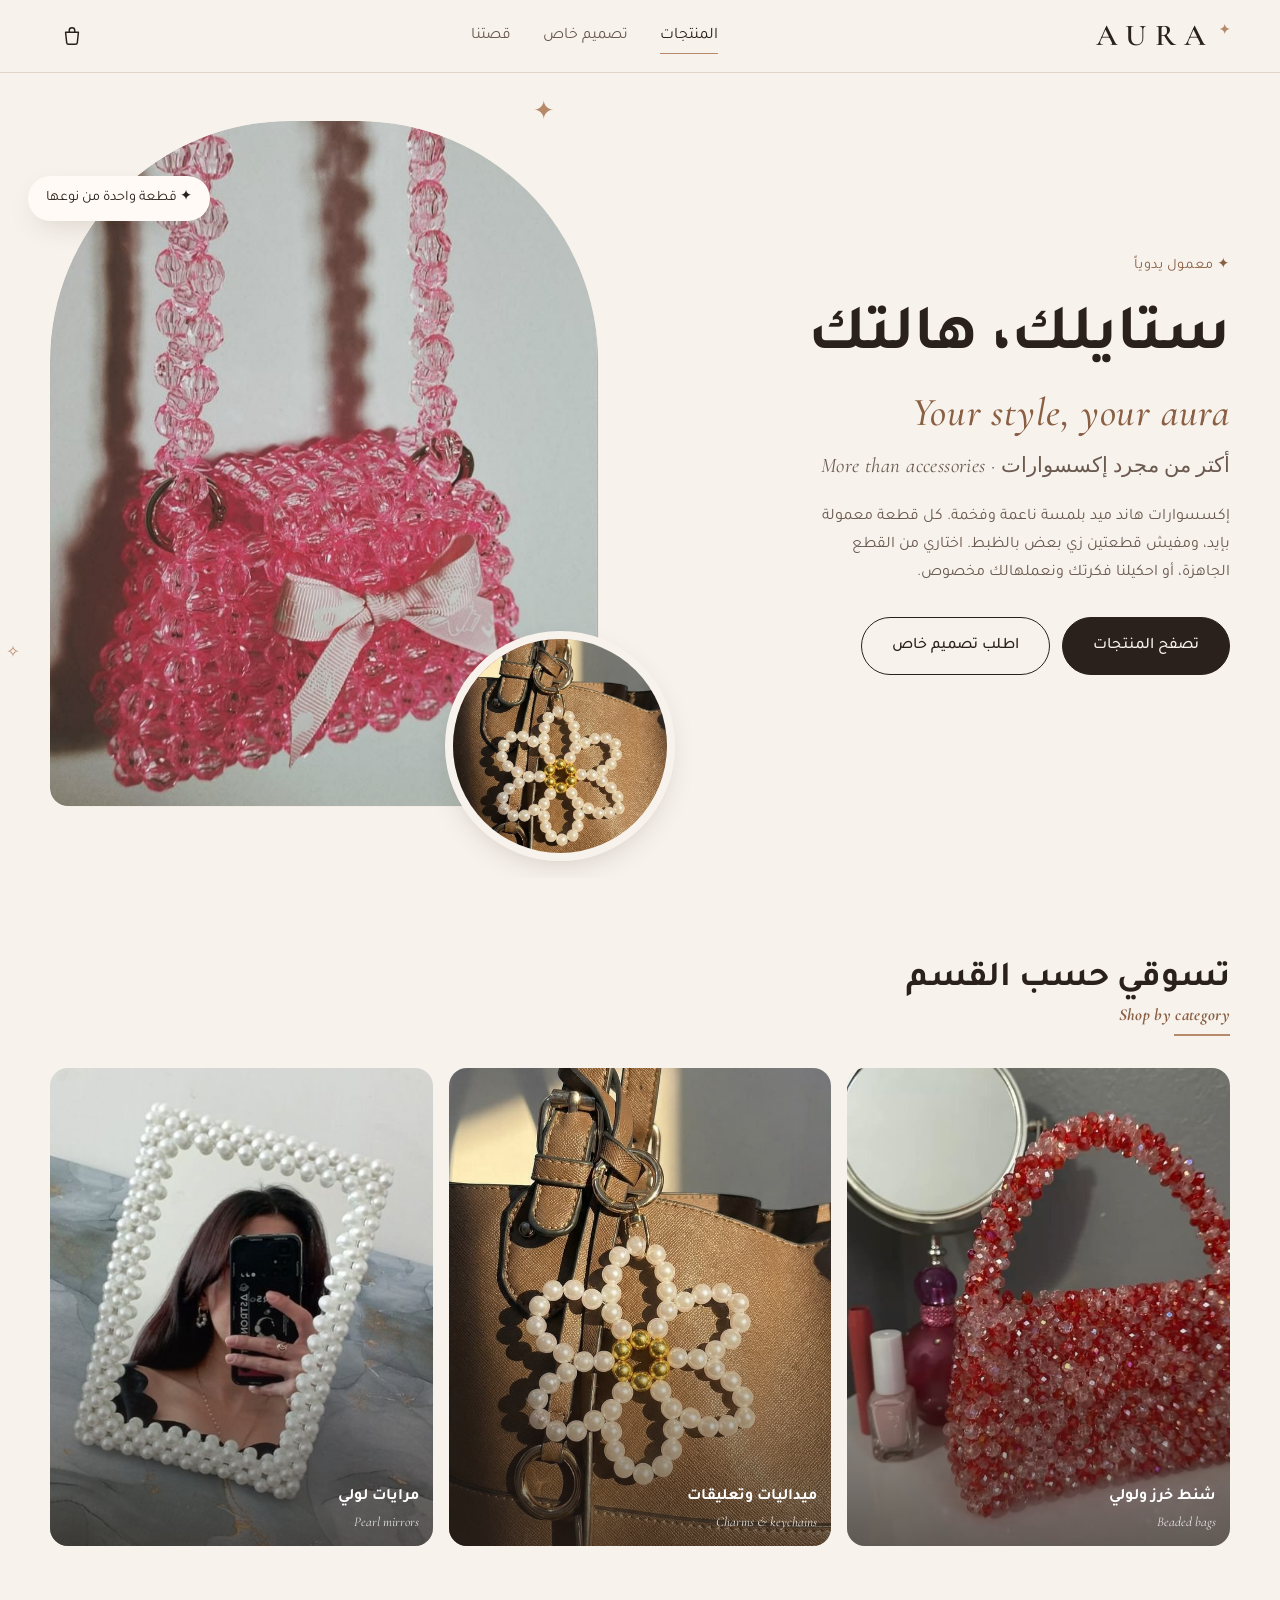
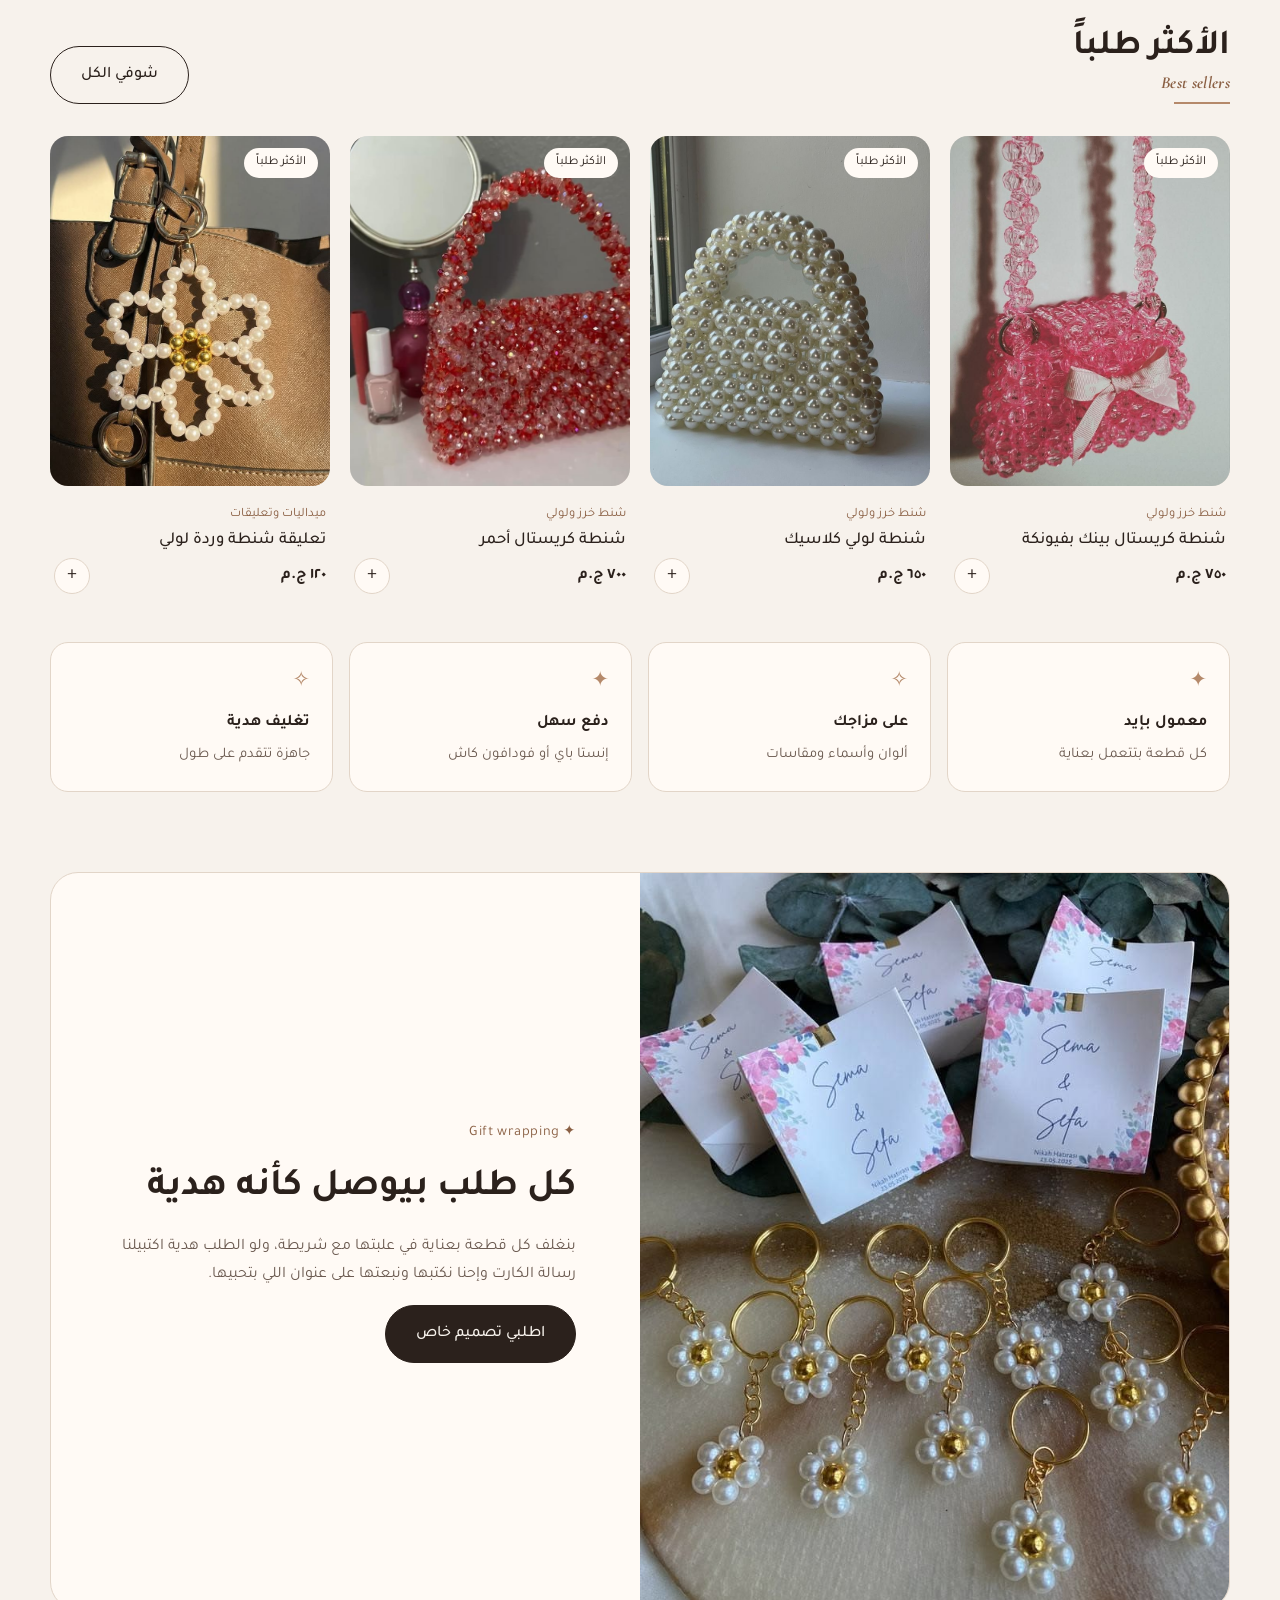
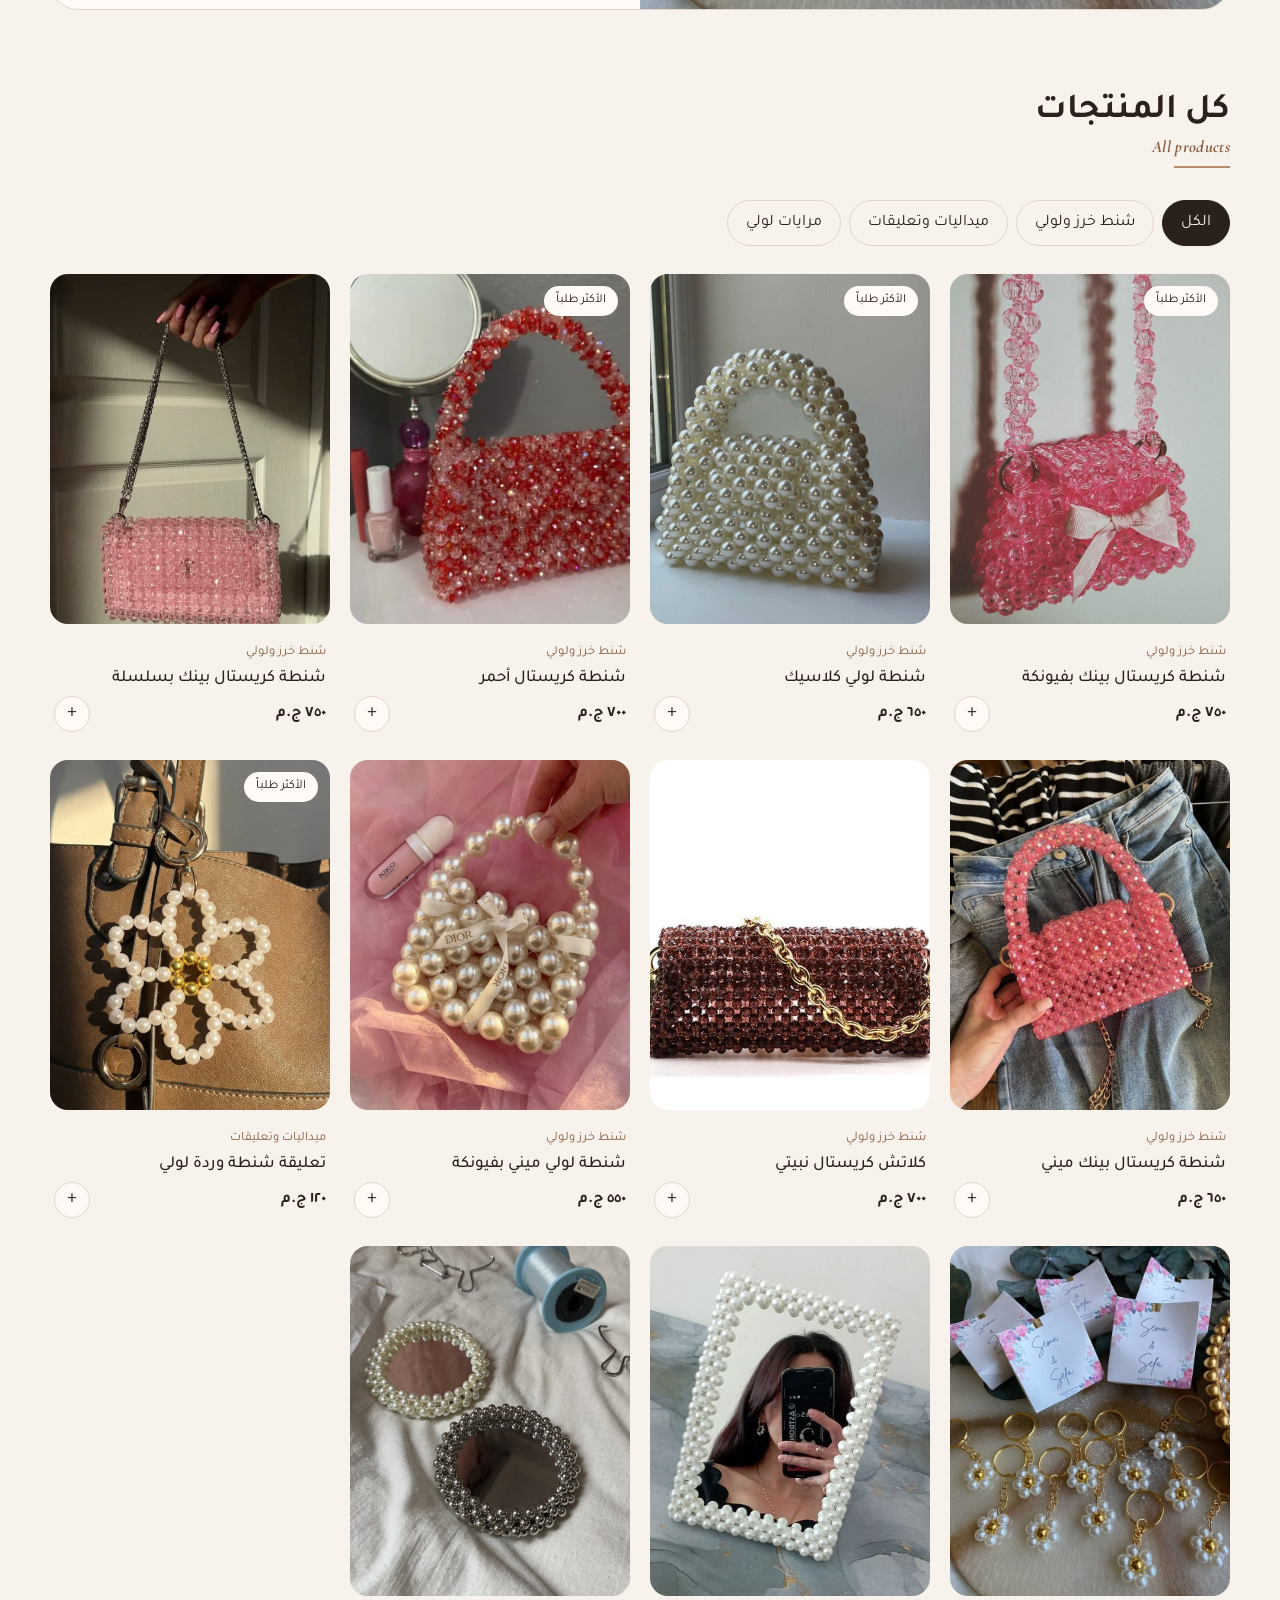
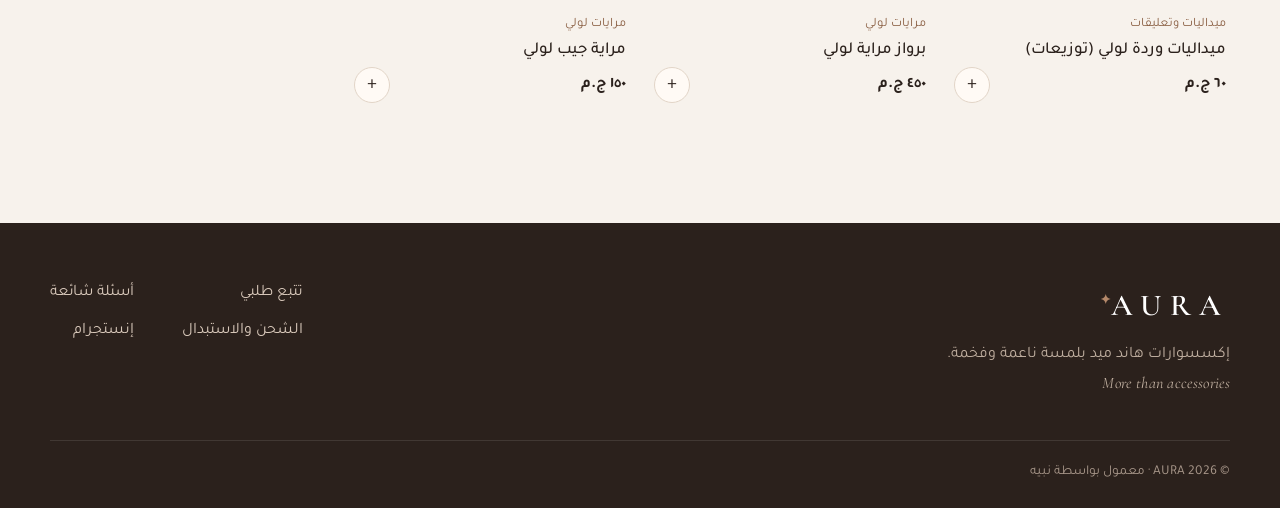
<file: index.html>
<!doctype html>
<html lang="ar" dir="rtl">
<head>
<meta charset="utf-8">
<meta name="viewport" content="width=device-width, initial-scale=1">
<meta name="theme-color" content="#f7f2ec">
<title>AURA | منتجات هاند ميد</title>
<meta name="description" content="منتجات هاند ميد مصنوعة بحب، واطلب تصميمك الخاص عبر واتساب.">
<meta property="og:type" content="website">
<meta property="og:site_name" content="AURA · More than accessories">
<meta property="og:title" content="AURA | منتجات هاند ميد">
<meta property="og:description" content="YOUR STYLE, YOUR AURA ✦ Handmade accessories with a soft, luxurious touch. Order online, pay with InstaPay or Vodafone Cash, delivered to your door.">
<meta property="og:image" content="https://aura-store-murex.vercel.app/images/og-default.png">
<meta property="og:image:width" content="1200">
<meta property="og:image:height" content="630">
<meta name="twitter:card" content="summary_large_image">
<link rel="icon" href="images/favicon.svg" type="image/svg+xml">
<link rel="preconnect" href="https://fonts.googleapis.com"><link rel="preconnect" href="https://fonts.gstatic.com" crossorigin>
<link href="https://fonts.googleapis.com/css2?family=Cormorant+Garamond:ital,wght@0,500;0,600;1,500&family=Tajawal:wght@400;500;700&display=swap" rel="stylesheet">
<link rel="stylesheet" href="css/style.css">
<link rel="stylesheet" href="css/motion.css">
</head>
<body data-page="home">
<header class="site-header" id="site-header"></header>
<main>

<section class="hero">
  <div class="wrap hero-grid">
    <div>
      <span class="eyebrow">✦ معمول يدوياً</span>
      <h1>ستايلك، هالتك<span class="en">Your style, your aura</span></h1>
      <p class="sub">أكتر من مجرد إكسسوارات<span class="en"> · More than accessories</span></p>
      <p class="lead">إكسسوارات هاند ميد بلمسة ناعمة وفخمة. كل قطعة معمولة بإيد، ومفيش قطعتين زي بعض بالظبط. اختاري من القطع الجاهزة، أو احكيلنا فكرتك ونعملهالك مخصوص.</p>
      <div class="hero-cta">
        <a class="btn" href="#catalog">تصفح المنتجات</a>
        <a class="btn ghost" href="custom-order.html">اطلب تصميم خاص</a>
      </div>
    </div>
    <div class="hero-art">
      <div class="hero-main" id="hero-img"></div>
      <div class="hero-small" id="hero-img-small"></div>
      <span class="hero-badge">✦ قطعة واحدة من نوعها</span>
      <span class="sparkle" style="top:-4%;inset-inline-start:8%;font-size:1.6rem">✦</span>
      <span class="sparkle" style="bottom:20%;inset-inline-end:-8%;animation-delay:1s">✧</span>
    </div>
  </div>
</section>


<section class="section">
  <div class="wrap">
    <div class="section-head reveal"><h2>تسوقي حسب القسم<span class="en">Shop by category</span></h2></div>
    <div class="cats reveal" id="cats"></div>
  </div>
</section>

<section class="section" style="padding-top:0">
  <div class="wrap">
    <div class="section-head reveal"><h2>الأكثر طلباً<span class="en">Best sellers</span></h2><a class="btn ghost" href="#catalog">شوفي الكل</a></div>
    <div class="grid reveal" id="bestsellers"></div>
    <div class="perks-row reveal">
      <div class="perk"><i>✦</i><strong>معمول بإيد</strong><span>كل قطعة بتتعمل بعناية</span></div>
      <div class="perk"><i>✧</i><strong>على مزاجك</strong><span>ألوان وأسماء ومقاسات</span></div>
      <div class="perk"><i>✦</i><strong>دفع سهل</strong><span>إنستا باي أو فودافون كاش</span></div>
      <div class="perk"><i>✧</i><strong>تغليف هدية</strong><span>جاهزة تتقدم على طول</span></div>
    </div>
  </div>
</section>

<section class="section" style="padding-top:0">
  <div class="wrap">
    <div class="gift reveal">
      <div class="gift-media" id="gift-img"></div>
      <div class="gift-body">
        <span class="eyebrow">✦ Gift wrapping</span>
        <h2>كل طلب بيوصل كأنه هدية</h2>
        <p class="muted">بنغلف كل قطعة بعناية في علبتها مع شريطة، ولو الطلب هدية اكتبيلنا رسالة الكارت وإحنا نكتبها ونبعتها على عنوان اللي بتحبيها.</p>
        <a class="btn" href="custom-order.html">اطلبي تصميم خاص</a>
      </div>
    </div>
  </div>
</section>

<section class="section" id="catalog" style="padding-top:0">
  <div class="wrap">
    <div class="section-head reveal"><h2>كل المنتجات<span class="en">All products</span></h2></div>
    <div class="filters" id="filters"></div>
    <div class="grid" id="catalog-grid"></div>
  </div>
</section>
</main>
<footer class="site-footer" id="site-footer"></footer>
<script src="js/config.js"></script>
<script src="js/products.js"></script>
<script src="js/app.js"></script>
<script src="js/motion.js"></script>
</body>
</html>
</file>
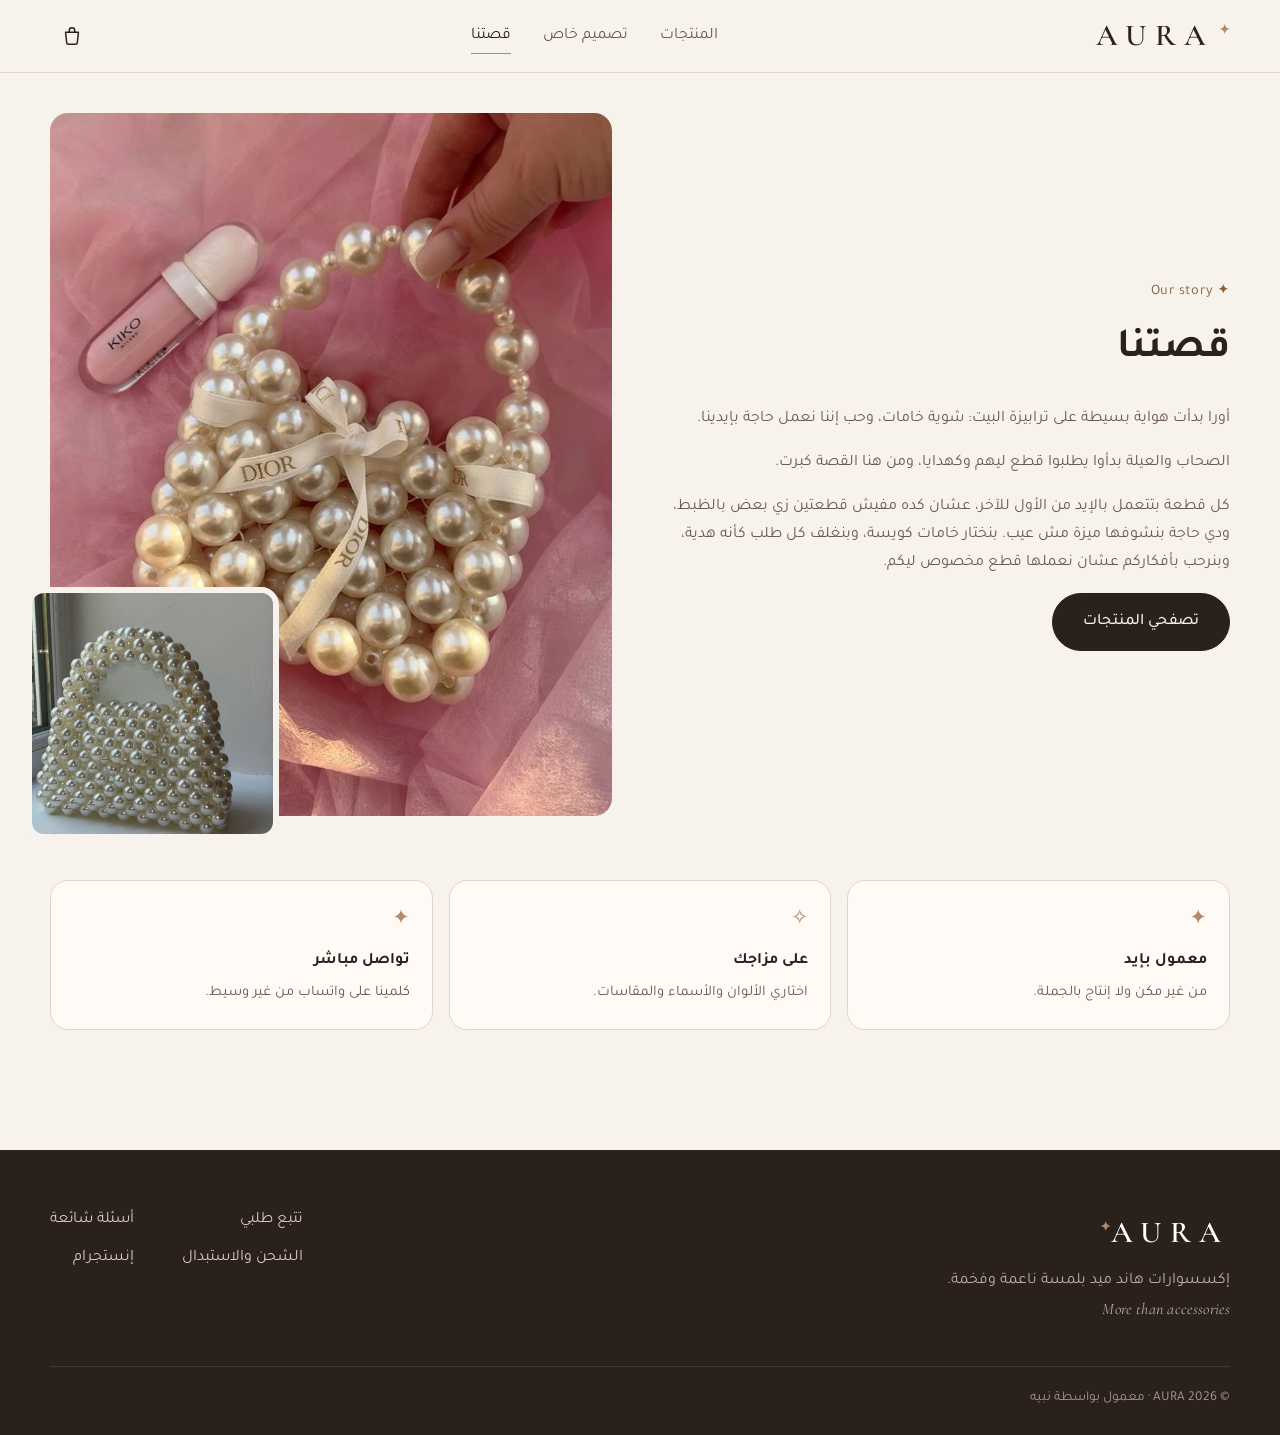
<file: about.html>
<!doctype html>
<html lang="ar" dir="rtl">
<head>
<meta charset="utf-8">
<meta name="viewport" content="width=device-width, initial-scale=1">
<meta name="theme-color" content="#f7f2ec">
<title>قصتنا | AURA</title>
<meta name="description" content="منتجات هاند ميد مصنوعة بحب، واطلب تصميمك الخاص عبر واتساب.">
<meta property="og:type" content="website">
<meta property="og:site_name" content="AURA · More than accessories">
<meta property="og:title" content="قصتنا | AURA">
<meta property="og:description" content="YOUR STYLE, YOUR AURA ✦ Handmade accessories with a soft, luxurious touch. Order online, pay with InstaPay or Vodafone Cash, delivered to your door.">
<meta property="og:image" content="https://aura-store-murex.vercel.app/images/og-default.png">
<meta property="og:image:width" content="1200">
<meta property="og:image:height" content="630">
<meta name="twitter:card" content="summary_large_image">
<link rel="icon" href="images/favicon.svg" type="image/svg+xml">
<link rel="preconnect" href="https://fonts.googleapis.com"><link rel="preconnect" href="https://fonts.gstatic.com" crossorigin>
<link href="https://fonts.googleapis.com/css2?family=Cormorant+Garamond:ital,wght@0,500;0,600;1,500&family=Tajawal:wght@400;500;700&display=swap" rel="stylesheet">
<link rel="stylesheet" href="css/style.css">
<link rel="stylesheet" href="css/motion.css">
</head>
<body data-page="about">
<header class="site-header" id="site-header"></header>
<main>

<section class="page"><div class="wrap">
  <div class="split">
    <div class="prose">
      <span class="eyebrow">✦ Our story</span>
      <h1 class="page-title">قصتنا</h1>
      <p>أورا بدأت هواية بسيطة على ترابيزة البيت: شوية خامات، وحب إننا نعمل حاجة بإيدينا.</p>
      <p>الصحاب والعيلة بدأوا يطلبوا قطع ليهم وكهدايا، ومن هنا القصة كبرت.</p>
      <p>كل قطعة بتتعمل بالإيد من الأول للآخر، عشان كده مفيش قطعتين زي بعض بالظبط، ودي حاجة بنشوفها ميزة مش عيب. بنختار خامات كويسة، وبنغلف كل طلب كأنه هدية، وبنرحب بأفكاركم عشان نعملها قطع مخصوص ليكم.</p>
      <a class="btn" href="index.html#catalog">تصفحي المنتجات</a>
    </div>
    <div class="split-media">
      <div class="main" id="about-main"></div>
      <div class="side" id="about-side"></div>
    </div>
  </div>
  <div class="values">
    <div class="perk"><i>✦</i><strong>معمول بإيد</strong><span>من غير مكن ولا إنتاج بالجملة.</span></div>
    <div class="perk"><i>✧</i><strong>على مزاجك</strong><span>اختاري الألوان والأسماء والمقاسات.</span></div>
    <div class="perk"><i>✦</i><strong>تواصل مباشر</strong><span>كلمينا على واتساب من غير وسيط.</span></div>
  </div>
</div></section>
</main>
<footer class="site-footer" id="site-footer"></footer>
<script src="js/config.js"></script>
<script src="js/products.js"></script>
<script src="js/app.js"></script>
<script src="js/motion.js"></script>
</body>
</html>
</file>
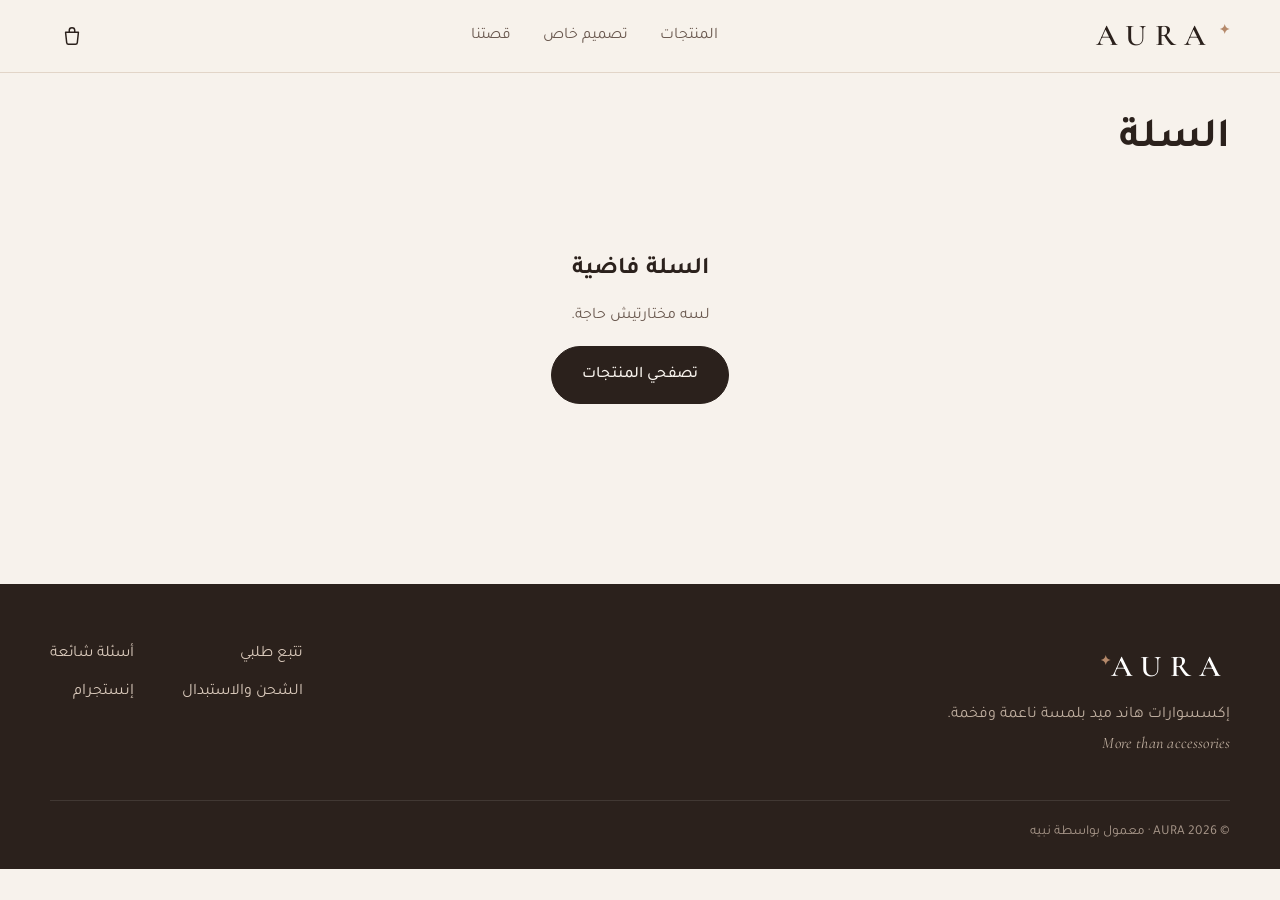
<file: cart.html>
<!doctype html>
<html lang="ar" dir="rtl">
<head>
<meta charset="utf-8">
<meta name="viewport" content="width=device-width, initial-scale=1">
<meta name="theme-color" content="#f7f2ec">
<title>السلة | AURA</title>
<meta name="description" content="منتجات هاند ميد مصنوعة بحب، واطلب تصميمك الخاص عبر واتساب.">
<meta property="og:type" content="website">
<meta property="og:site_name" content="AURA · More than accessories">
<meta property="og:title" content="السلة | AURA">
<meta property="og:description" content="YOUR STYLE, YOUR AURA ✦ Handmade accessories with a soft, luxurious touch. Order online, pay with InstaPay or Vodafone Cash, delivered to your door.">
<meta property="og:image" content="https://aura-store-murex.vercel.app/images/og-default.png">
<meta property="og:image:width" content="1200">
<meta property="og:image:height" content="630">
<meta name="twitter:card" content="summary_large_image">
<link rel="icon" href="images/favicon.svg" type="image/svg+xml">
<link rel="preconnect" href="https://fonts.googleapis.com"><link rel="preconnect" href="https://fonts.gstatic.com" crossorigin>
<link href="https://fonts.googleapis.com/css2?family=Cormorant+Garamond:ital,wght@0,500;0,600;1,500&family=Tajawal:wght@400;500;700&display=swap" rel="stylesheet">
<link rel="stylesheet" href="css/style.css">
<link rel="stylesheet" href="css/motion.css">
</head>
<body data-page="cart">
<header class="site-header" id="site-header"></header>
<main>

<section class="page"><div class="wrap">
  <h1 class="page-title">السلة</h1>
  <div id="cart"></div>
</div></section>
</main>
<footer class="site-footer" id="site-footer"></footer>
<script src="js/config.js"></script>
<script src="js/products.js"></script>
<script src="js/app.js"></script>
<script src="js/motion.js"></script>
</body>
</html>
</file>
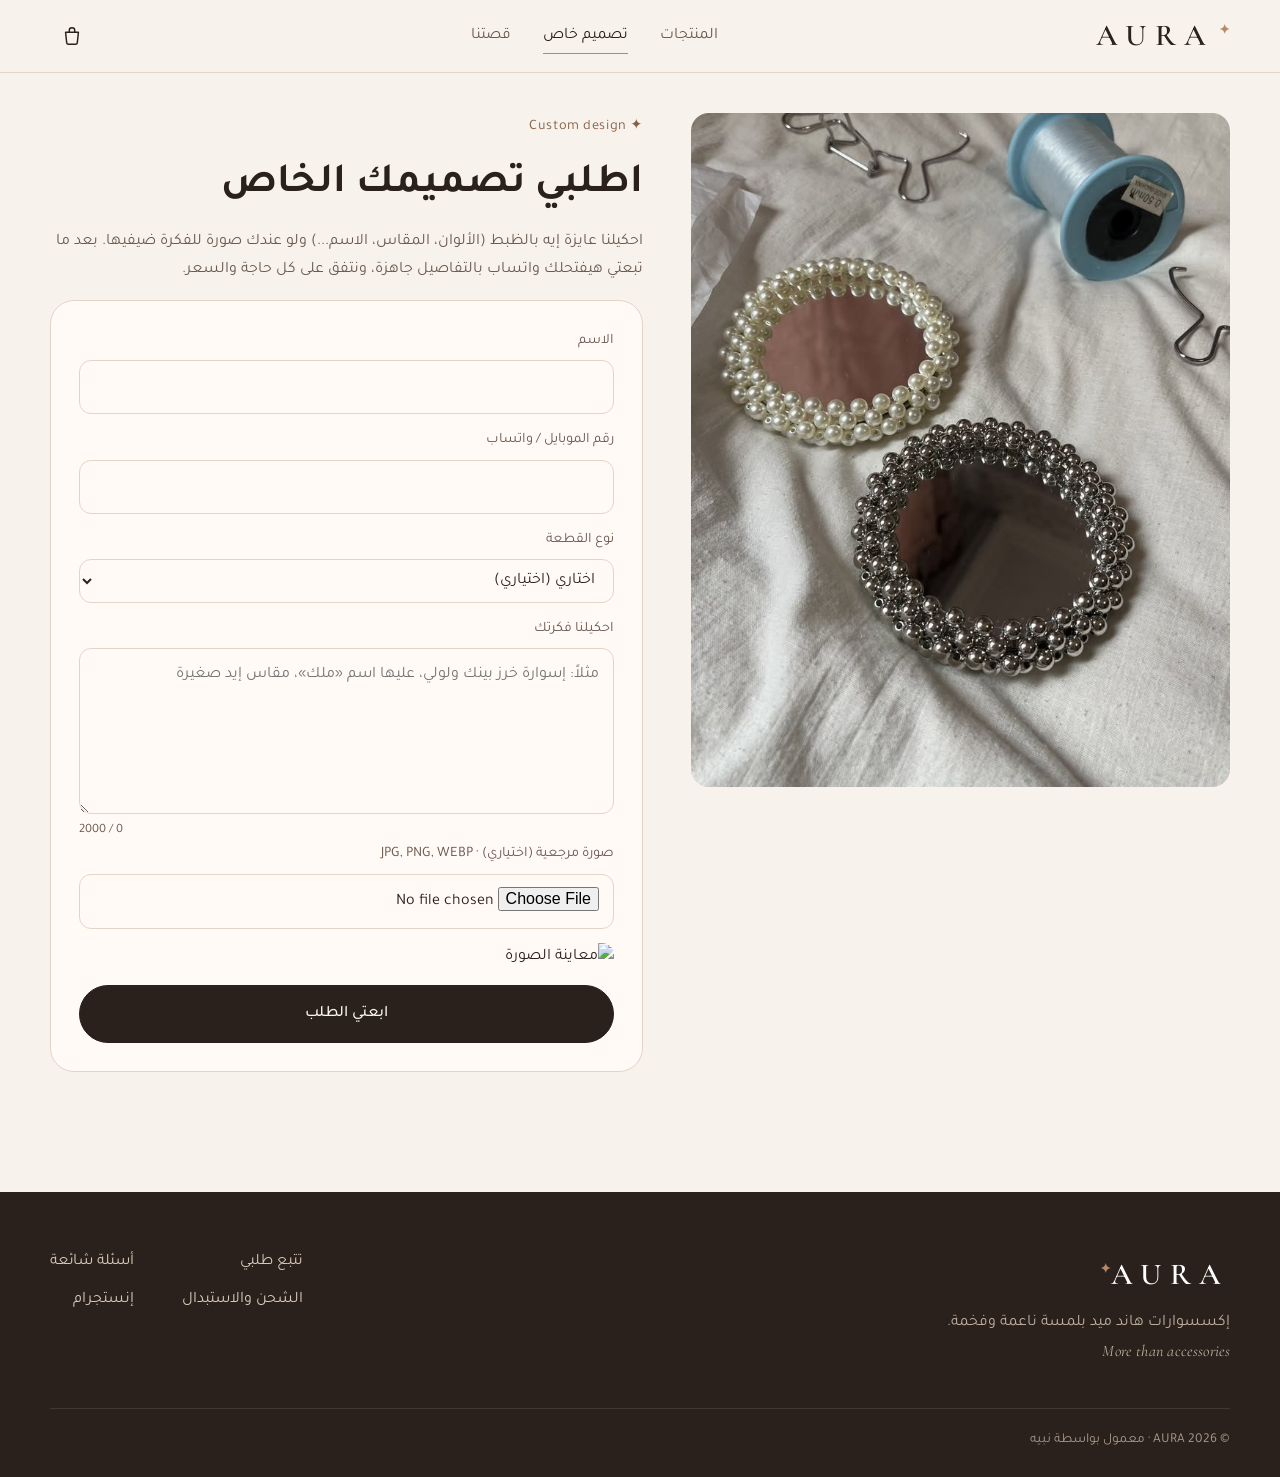
<file: custom-order.html>
<!doctype html>
<html lang="ar" dir="rtl">
<head>
<meta charset="utf-8">
<meta name="viewport" content="width=device-width, initial-scale=1">
<meta name="theme-color" content="#f7f2ec">
<title>تصميم خاص | AURA</title>
<meta name="description" content="منتجات هاند ميد مصنوعة بحب، واطلب تصميمك الخاص عبر واتساب.">
<meta property="og:type" content="website">
<meta property="og:site_name" content="AURA · More than accessories">
<meta property="og:title" content="تصميم خاص | AURA">
<meta property="og:description" content="YOUR STYLE, YOUR AURA ✦ Handmade accessories with a soft, luxurious touch. Order online, pay with InstaPay or Vodafone Cash, delivered to your door.">
<meta property="og:image" content="https://aura-store-murex.vercel.app/images/og-default.png">
<meta property="og:image:width" content="1200">
<meta property="og:image:height" content="630">
<meta name="twitter:card" content="summary_large_image">
<link rel="icon" href="images/favicon.svg" type="image/svg+xml">
<link rel="preconnect" href="https://fonts.googleapis.com"><link rel="preconnect" href="https://fonts.gstatic.com" crossorigin>
<link href="https://fonts.googleapis.com/css2?family=Cormorant+Garamond:ital,wght@0,500;0,600;1,500&family=Tajawal:wght@400;500;700&display=swap" rel="stylesheet">
<link rel="stylesheet" href="css/style.css">
<link rel="stylesheet" href="css/motion.css">
</head>
<body data-page="custom">
<header class="site-header" id="site-header"></header>
<main>

<section class="page"><div class="wrap custom-grid">
  <div class="custom-media" id="custom-img"></div>
  <div>
    <span class="eyebrow">✦ Custom design</span>
    <h1 class="page-title" style="margin-bottom:12px">اطلبي تصميمك الخاص</h1>
    <p class="muted">احكيلنا عايزة إيه بالظبط (الألوان، المقاس، الاسم...) ولو عندك صورة للفكرة ضيفيها. بعد ما تبعتي هيفتحلك واتساب بالتفاصيل جاهزة، ونتفق على كل حاجة والسعر.</p>
    <form class="form-card" id="custom-form">
      <label class="field"><span>الاسم</span><input name="name" required autocomplete="name"></label>
      <label class="field"><span>رقم الموبايل / واتساب</span><input name="phone" required inputmode="tel" autocomplete="tel" dir="ltr"></label>
      <label class="field"><span>نوع القطعة</span><select name="type" id="c-type"></select></label>
      <label class="field"><span>احكيلنا فكرتك</span><textarea name="idea" id="c-idea" rows="5" maxlength="2000" required placeholder="مثلاً: إسوارة خرز بينك ولولي، عليها اسم «ملك»، مقاس إيد صغيرة"></textarea></label>
      <div class="counter" id="c-count">0 / 2000</div>
      <label class="field"><span>صورة مرجعية (اختياري) · JPG, PNG, WEBP</span><input type="file" id="c-file" accept="image/jpeg,image/png,image/webp"></label>
      <img id="c-preview" alt="معاينة الصورة" hidden>
      <button class="btn block" type="submit">ابعتي الطلب</button>
    </form>
    <div class="form-card" id="custom-done" hidden>
      <h2>طلبك وصل ✦</h2>
      <p>رقم الطلب: <strong id="custom-id" dir="ltr"></strong></p>
      <p class="muted">ابعتي رسالة الواتساب عشان نتكلم في التفاصيل، ولو عندك صورة ابعتيها في نفس الشات.</p>
      <a class="btn" id="custom-wa" target="_blank" rel="noopener">افتحي واتساب</a>
    </div>
  </div>
</div></section>
</main>
<footer class="site-footer" id="site-footer"></footer>
<script src="js/config.js"></script>
<script src="js/products.js"></script>
<script src="js/app.js"></script>
<script src="js/motion.js"></script>
</body>
</html>
</file>
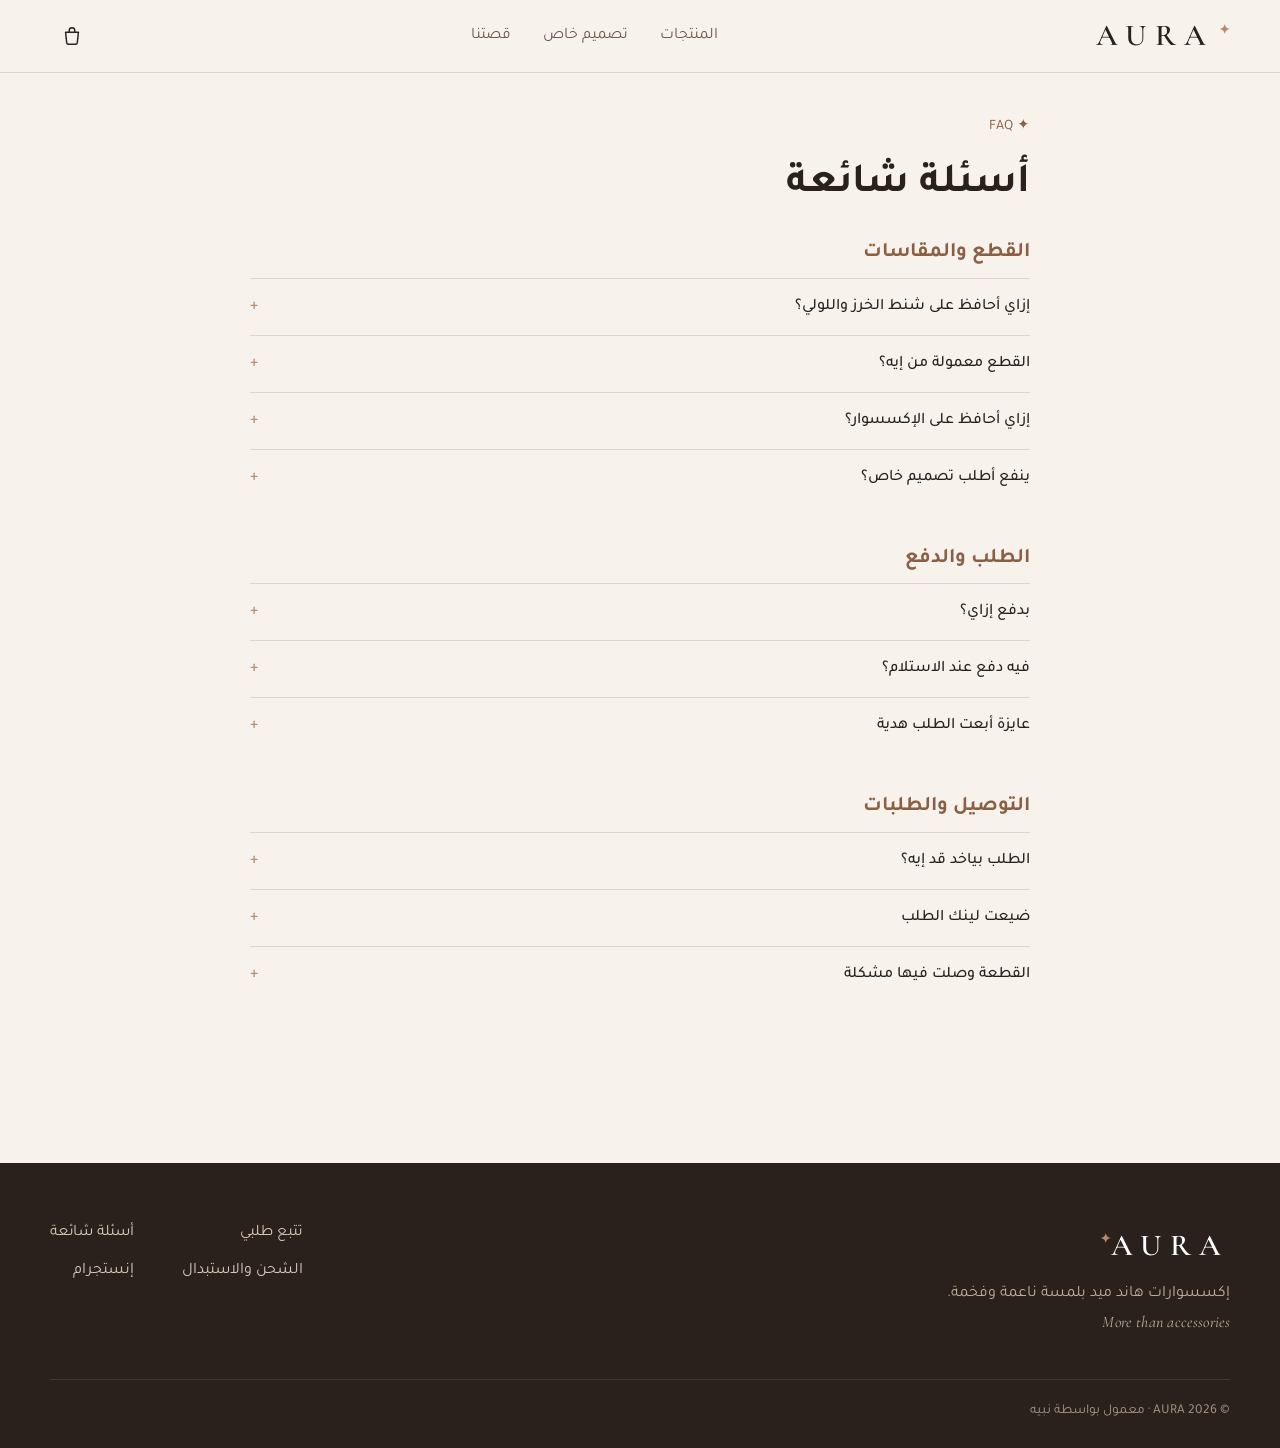
<file: faq.html>
<!doctype html>
<html lang="ar" dir="rtl">
<head>
<meta charset="utf-8">
<meta name="viewport" content="width=device-width, initial-scale=1">
<meta name="theme-color" content="#f7f2ec">
<title>أسئلة شائعة | AURA</title>
<meta name="description" content="منتجات هاند ميد مصنوعة بحب، واطلب تصميمك الخاص عبر واتساب.">
<meta property="og:type" content="website">
<meta property="og:site_name" content="AURA · More than accessories">
<meta property="og:title" content="أسئلة شائعة | AURA">
<meta property="og:description" content="YOUR STYLE, YOUR AURA ✦ Handmade accessories with a soft, luxurious touch. Order online, pay with InstaPay or Vodafone Cash, delivered to your door.">
<meta property="og:image" content="https://aura-store-murex.vercel.app/images/og-default.png">
<meta property="og:image:width" content="1200">
<meta property="og:image:height" content="630">
<meta name="twitter:card" content="summary_large_image">
<link rel="icon" href="images/favicon.svg" type="image/svg+xml">
<link rel="preconnect" href="https://fonts.googleapis.com"><link rel="preconnect" href="https://fonts.gstatic.com" crossorigin>
<link href="https://fonts.googleapis.com/css2?family=Cormorant+Garamond:ital,wght@0,500;0,600;1,500&family=Tajawal:wght@400;500;700&display=swap" rel="stylesheet">
<link rel="stylesheet" href="css/style.css">
<link rel="stylesheet" href="css/motion.css">
</head>
<body data-page="faq">
<header class="site-header" id="site-header"></header>
<main>

<section class="page"><div class="wrap narrow">
  <span class="eyebrow">✦ FAQ</span>
  <h1 class="page-title">أسئلة شائعة</h1>
  <div class="faq-group">
    <h2>القطع والمقاسات</h2>
    <details><summary>إزاي أحافظ على شنط الخرز واللولي؟</summary><p>بعديها عن المية والبرفان، ومتحمليهاش تقيل، وخزنيها في الكيس بتاعها بعيد عن الشمس. ولو حباية فكت إحنا بنصلحها.</p></details>
    <details><summary>القطع معمولة من إيه؟</summary><p>الخامات مكتوبة في وصف كل منتج: خرز كريستال وزجاج، لولي صناعي، وإكسسوارات معدن بلون ذهبي. وكل قطعة معمولة بالإيد.</p></details>
    <details><summary>إزاي أحافظ على الإكسسوار؟</summary><p>شيليه قبل الشاور أو الرياضة، وبعديه عن المية والبرفان واللوشن، وخزنيه في مكان ناشف وامسحيه بقماشة ناعمة.</p></details>
    <details><summary>ينفع أطلب تصميم خاص؟</summary><p>أكيد. ابعتي فكرتك من صفحة <a href="custom-order.html">تصميم خاص</a> ومعاها صورة لو عندك، وهنكلمك على واتساب نتفق على التفاصيل والسعر.</p></details>
  </div>
  <div class="faq-group">
    <h2>الطلب والدفع</h2>
    <details><summary>بدفع إزاي؟</summary><p>إنستا باي أو فودافون كاش. بعد ما تطلبي هيظهرلك الرقم والمبلغ، وتبعتي سكرين التحويل على واتساب.</p></details>
    <details><summary>فيه دفع عند الاستلام؟</summary><p>لا، الدفع مقدماً.</p></details>
    <details><summary>عايزة أبعت الطلب هدية</summary><p>اكتبي في الملاحظات إنه هدية، وضيفي رسالة الكارت لو حابة، واكتبي عنوان اللي هتستلم.</p></details>
  </div>
  <div class="faq-group">
    <h2>التوصيل والطلبات</h2>
    <details><summary>الطلب بياخد قد إيه؟</summary><p>التجهيز من ١ لـ ٣ أيام بعد تأكيد الدفع، والتوصيل من ٢ لـ ٥ أيام حسب المحافظة.</p></details>
    <details><summary>ضيعت لينك الطلب</summary><p>ادخلي على <a href="track.html">تتبع طلبي</a> واكتبي رقم الطلب والموبايل اللي طلبتي بيه.</p></details>
    <details><summary>القطعة وصلت فيها مشكلة</summary><p>كلمينا على واتساب خلال ٤٨ ساعة من الاستلام ومعاكي صورة، وهنبدلها أو نرجعلك فلوسك.</p></details>
  </div>
</div></section>
</main>
<footer class="site-footer" id="site-footer"></footer>
<script src="js/config.js"></script>
<script src="js/products.js"></script>
<script src="js/app.js"></script>
<script src="js/motion.js"></script>
</body>
</html>
</file>
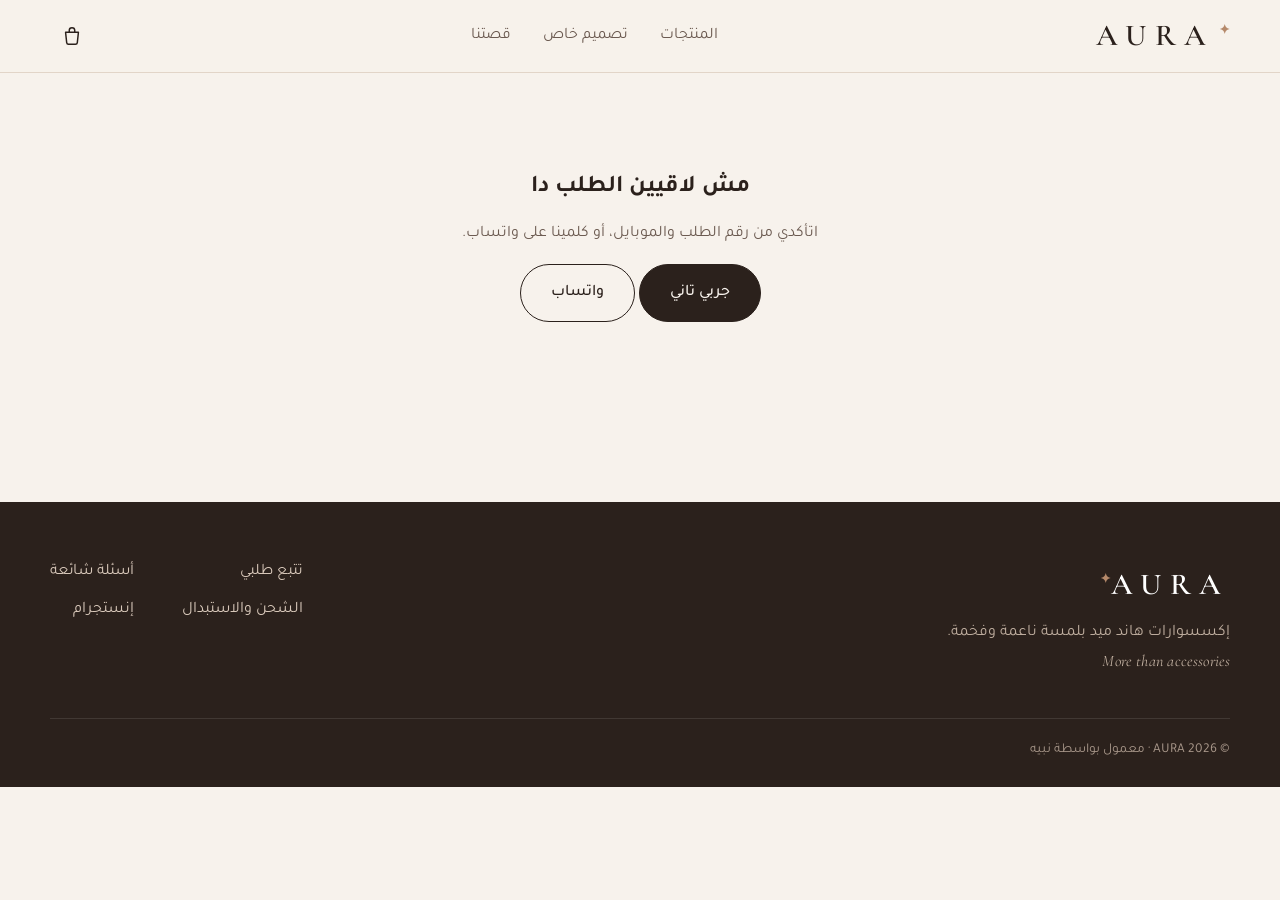
<file: order.html>
<!doctype html>
<html lang="ar" dir="rtl">
<head>
<meta charset="utf-8">
<meta name="viewport" content="width=device-width, initial-scale=1">
<meta name="theme-color" content="#f7f2ec">
<title>طلبي | AURA</title>
<meta name="description" content="منتجات هاند ميد مصنوعة بحب، واطلب تصميمك الخاص عبر واتساب.">
<meta property="og:type" content="website">
<meta property="og:site_name" content="AURA · More than accessories">
<meta property="og:title" content="طلبي | AURA">
<meta property="og:description" content="YOUR STYLE, YOUR AURA ✦ Handmade accessories with a soft, luxurious touch. Order online, pay with InstaPay or Vodafone Cash, delivered to your door.">
<meta property="og:image" content="https://aura-store-murex.vercel.app/images/og-default.png">
<meta property="og:image:width" content="1200">
<meta property="og:image:height" content="630">
<meta name="twitter:card" content="summary_large_image">
<link rel="icon" href="images/favicon.svg" type="image/svg+xml">
<link rel="preconnect" href="https://fonts.googleapis.com"><link rel="preconnect" href="https://fonts.gstatic.com" crossorigin>
<link href="https://fonts.googleapis.com/css2?family=Cormorant+Garamond:ital,wght@0,500;0,600;1,500&family=Tajawal:wght@400;500;700&display=swap" rel="stylesheet">
<link rel="stylesheet" href="css/style.css">
<link rel="stylesheet" href="css/motion.css">
</head>
<body data-page="order">
<header class="site-header" id="site-header"></header>
<main>

<section class="page"><div class="wrap" id="order"></div></section>
</main>
<footer class="site-footer" id="site-footer"></footer>
<script src="js/config.js"></script>
<script src="js/products.js"></script>
<script src="js/app.js"></script>
<script src="js/motion.js"></script>
</body>
</html>
</file>
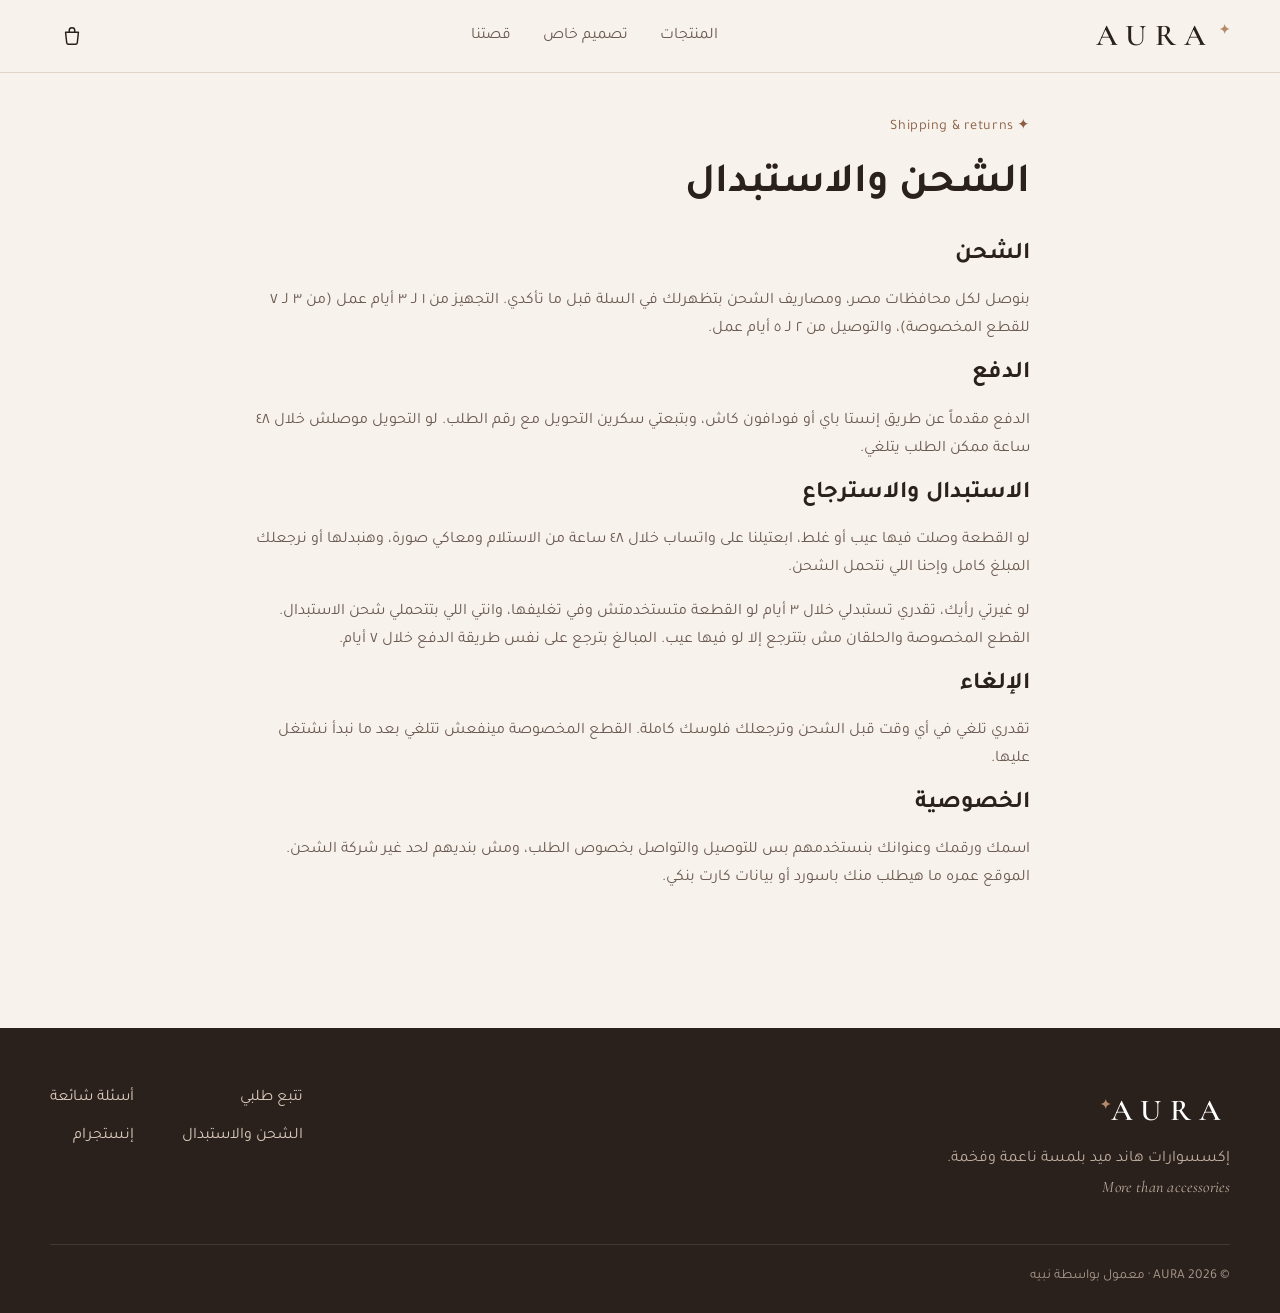
<file: policies.html>
<!doctype html>
<html lang="ar" dir="rtl">
<head>
<meta charset="utf-8">
<meta name="viewport" content="width=device-width, initial-scale=1">
<meta name="theme-color" content="#f7f2ec">
<title>الشحن والاستبدال | AURA</title>
<meta name="description" content="منتجات هاند ميد مصنوعة بحب، واطلب تصميمك الخاص عبر واتساب.">
<meta property="og:type" content="website">
<meta property="og:site_name" content="AURA · More than accessories">
<meta property="og:title" content="الشحن والاستبدال | AURA">
<meta property="og:description" content="YOUR STYLE, YOUR AURA ✦ Handmade accessories with a soft, luxurious touch. Order online, pay with InstaPay or Vodafone Cash, delivered to your door.">
<meta property="og:image" content="https://aura-store-murex.vercel.app/images/og-default.png">
<meta property="og:image:width" content="1200">
<meta property="og:image:height" content="630">
<meta name="twitter:card" content="summary_large_image">
<link rel="icon" href="images/favicon.svg" type="image/svg+xml">
<link rel="preconnect" href="https://fonts.googleapis.com"><link rel="preconnect" href="https://fonts.gstatic.com" crossorigin>
<link href="https://fonts.googleapis.com/css2?family=Cormorant+Garamond:ital,wght@0,500;0,600;1,500&family=Tajawal:wght@400;500;700&display=swap" rel="stylesheet">
<link rel="stylesheet" href="css/style.css">
<link rel="stylesheet" href="css/motion.css">
</head>
<body data-page="policies">
<header class="site-header" id="site-header"></header>
<main>

<section class="page"><div class="wrap narrow prose">
  <span class="eyebrow">✦ Shipping &amp; returns</span>
  <h1 class="page-title">الشحن والاستبدال</h1>
  <h2>الشحن</h2>
  <p>بنوصل لكل محافظات مصر، ومصاريف الشحن بتظهرلك في السلة قبل ما تأكدي. التجهيز من ١ لـ ٣ أيام عمل (من ٣ لـ ٧ للقطع المخصوصة)، والتوصيل من ٢ لـ ٥ أيام عمل.</p>
  <h2>الدفع</h2>
  <p>الدفع مقدماً عن طريق إنستا باي أو فودافون كاش، وبتبعتي سكرين التحويل مع رقم الطلب. لو التحويل موصلش خلال ٤٨ ساعة ممكن الطلب يتلغي.</p>
  <h2>الاستبدال والاسترجاع</h2>
  <p>لو القطعة وصلت فيها عيب أو غلط، ابعتيلنا على واتساب خلال ٤٨ ساعة من الاستلام ومعاكي صورة، وهنبدلها أو نرجعلك المبلغ كامل وإحنا اللي نتحمل الشحن.</p>
  <p>لو غيرتي رأيك، تقدري تستبدلي خلال ٣ أيام لو القطعة متستخدمتش وفي تغليفها، وانتي اللي بتتحملي شحن الاستبدال. القطع المخصوصة والحلقان مش بتترجع إلا لو فيها عيب. المبالغ بترجع على نفس طريقة الدفع خلال ٧ أيام.</p>
  <h2>الإلغاء</h2>
  <p>تقدري تلغي في أي وقت قبل الشحن وترجعلك فلوسك كاملة. القطع المخصوصة مينفعش تتلغي بعد ما نبدأ نشتغل عليها.</p>
  <h2>الخصوصية</h2>
  <p>اسمك ورقمك وعنوانك بنستخدمهم بس للتوصيل والتواصل بخصوص الطلب، ومش بنديهم لحد غير شركة الشحن. الموقع عمره ما هيطلب منك باسورد أو بيانات كارت بنكي.</p>
</div></section>
</main>
<footer class="site-footer" id="site-footer"></footer>
<script src="js/config.js"></script>
<script src="js/products.js"></script>
<script src="js/app.js"></script>
<script src="js/motion.js"></script>
</body>
</html>
</file>
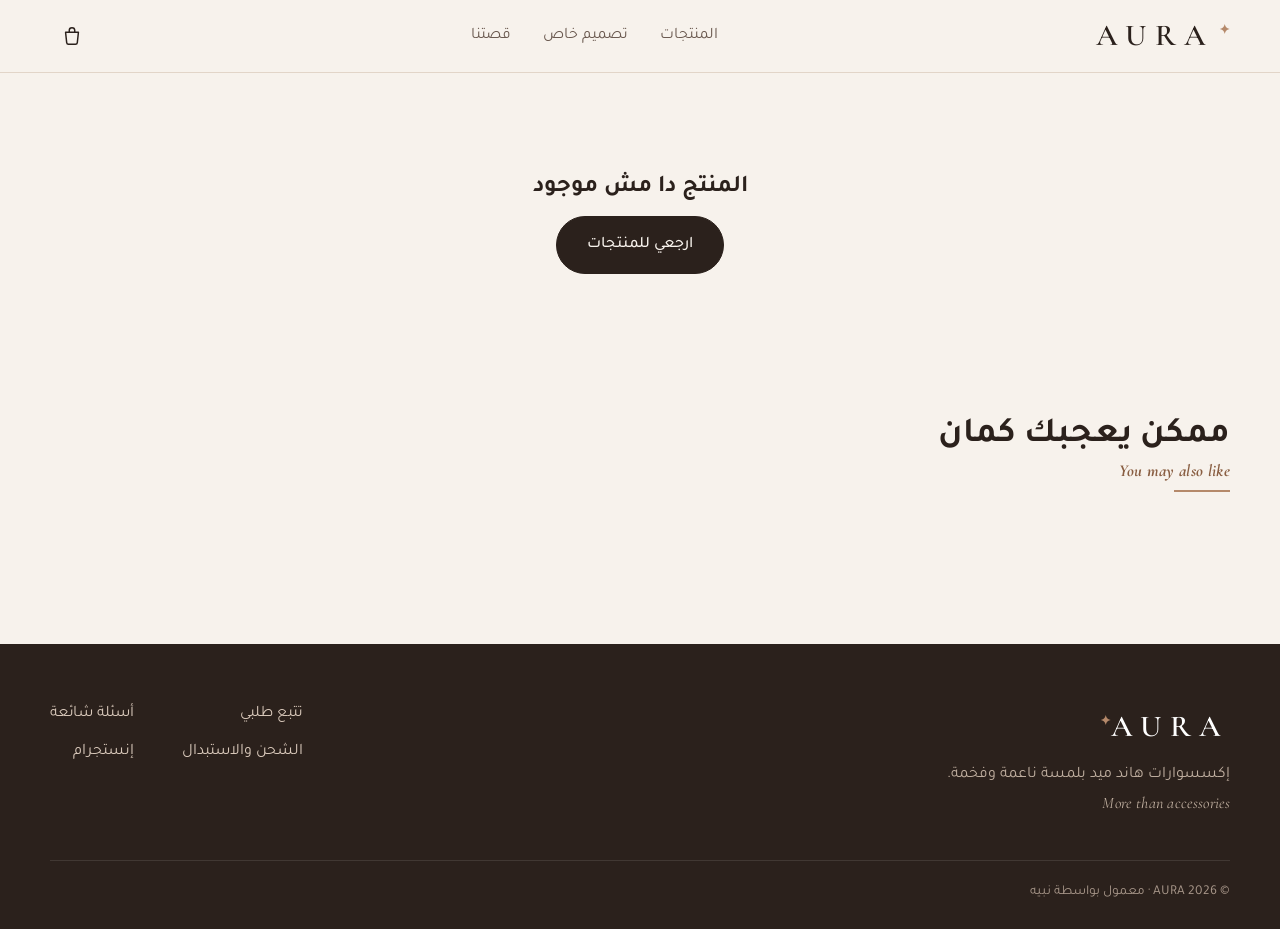
<file: product.html>
<!doctype html>
<html lang="ar" dir="rtl">
<head>
<meta charset="utf-8">
<meta name="viewport" content="width=device-width, initial-scale=1">
<meta name="theme-color" content="#f7f2ec">
<title>منتج | AURA</title>
<meta name="description" content="منتجات هاند ميد مصنوعة بحب، واطلب تصميمك الخاص عبر واتساب.">
<meta property="og:type" content="website">
<meta property="og:site_name" content="AURA · More than accessories">
<meta property="og:title" content="منتج | AURA">
<meta property="og:description" content="YOUR STYLE, YOUR AURA ✦ Handmade accessories with a soft, luxurious touch. Order online, pay with InstaPay or Vodafone Cash, delivered to your door.">
<meta property="og:image" content="https://aura-store-murex.vercel.app/images/og-default.png">
<meta property="og:image:width" content="1200">
<meta property="og:image:height" content="630">
<meta name="twitter:card" content="summary_large_image">
<link rel="icon" href="images/favicon.svg" type="image/svg+xml">
<link rel="preconnect" href="https://fonts.googleapis.com"><link rel="preconnect" href="https://fonts.gstatic.com" crossorigin>
<link href="https://fonts.googleapis.com/css2?family=Cormorant+Garamond:ital,wght@0,500;0,600;1,500&family=Tajawal:wght@400;500;700&display=swap" rel="stylesheet">
<link rel="stylesheet" href="css/style.css">
<link rel="stylesheet" href="css/motion.css">
</head>
<body data-page="product">
<header class="site-header" id="site-header"></header>
<main>

<section class="page"><div class="wrap" id="product"></div></section>
<section class="section" style="padding-top:0"><div class="wrap">
  <div class="section-head"><h2>ممكن يعجبك كمان<span class="en">You may also like</span></h2></div>
  <div class="grid" id="related"></div>
</div></section>
</main>
<footer class="site-footer" id="site-footer"></footer>
<script src="js/config.js"></script>
<script src="js/products.js"></script>
<script src="js/app.js"></script>
<script src="js/motion.js"></script>
</body>
</html>
</file>
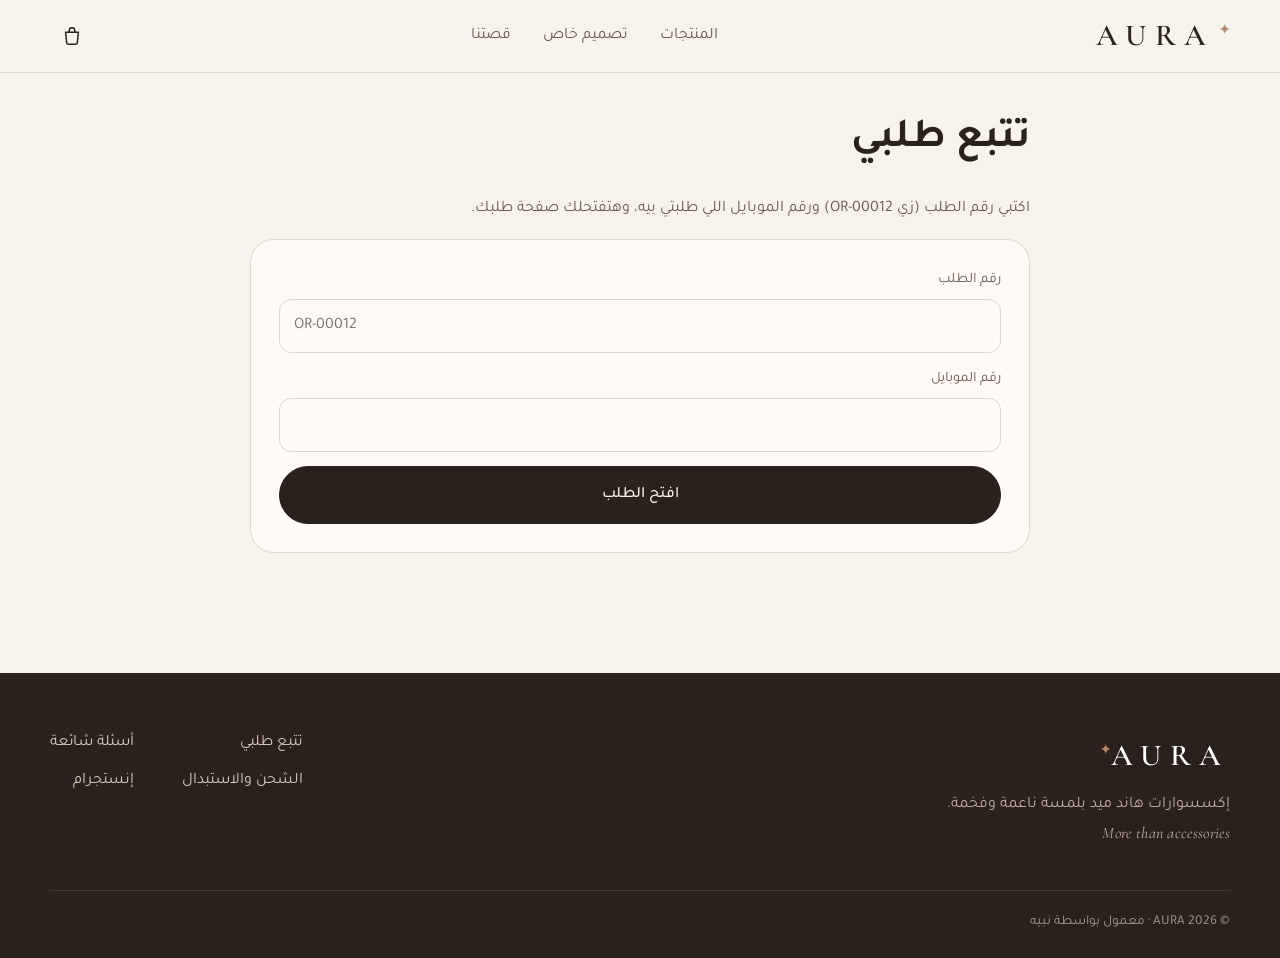
<file: track.html>
<!doctype html>
<html lang="ar" dir="rtl">
<head>
<meta charset="utf-8">
<meta name="viewport" content="width=device-width, initial-scale=1">
<meta name="theme-color" content="#f7f2ec">
<title>تتبع طلبي | AURA</title>
<meta name="description" content="تتبع طلبي · AURA">
<meta property="og:type" content="website">
<meta property="og:site_name" content="AURA · More than accessories">
<meta property="og:title" content="تتبع طلبي | AURA">
<meta property="og:description" content="YOUR STYLE, YOUR AURA ✦ Handmade accessories with a soft, luxurious touch. Order online, pay with InstaPay or Vodafone Cash, delivered to your door.">
<meta property="og:image" content="https://aura-store-murex.vercel.app/images/og-default.png">
<meta property="og:image:width" content="1200">
<meta property="og:image:height" content="630">
<meta name="twitter:card" content="summary_large_image">
<link rel="icon" href="images/favicon.svg" type="image/svg+xml">
<link rel="preconnect" href="https://fonts.googleapis.com"><link rel="preconnect" href="https://fonts.gstatic.com" crossorigin>
<link href="https://fonts.googleapis.com/css2?family=Cormorant+Garamond:ital,wght@0,500;0,600;1,500&family=Tajawal:wght@400;500;700&display=swap" rel="stylesheet">
<link rel="stylesheet" href="css/style.css">
<link rel="stylesheet" href="css/motion.css">
</head>
<body data-page="track">
<header class="site-header" id="site-header"></header>
<main>

<section class="page"><div class="wrap narrow">
  <h1 class="page-title">تتبع طلبي</h1>
  <p class="muted">اكتبي رقم الطلب (زي OR-00012) ورقم الموبايل اللي طلبتي بيه، وهتفتحلك صفحة طلبك.</p>
  <form class="form-card" id="track-form">
    <label class="field"><span>رقم الطلب</span><input name="id" required placeholder="OR-00012" dir="ltr"></label>
    <label class="field"><span>رقم الموبايل</span><input name="phone" required inputmode="tel" dir="ltr"></label>
    <button class="btn block" type="submit">افتح الطلب</button>
  </form>
</div></section>
</main>
<footer class="site-footer" id="site-footer"></footer>
<script src="js/config.js"></script>
<script src="js/products.js"></script>
<script src="js/app.js"></script>
<script src="js/motion.js"></script>
</body>
</html>
</file>
<file: css/style.css>
:root {
  --bg: #f7f2ec;
  --bg-2: #efe6dc;
  --card: #fffaf5;
  --ink: #2b211c;
  --ink-2: #6b5a50;
  --line: #e2d5c8;
  --accent: #b5896a;
  --accent-ink: #8a5f43;
  --blush: #e9cfc4;
  --radius: 18px;
  --shadow: 0 10px 30px -12px rgba(74, 48, 32, .25);
  --serif: 'Cormorant Garamond', 'Amiri', serif;
  --sans: 'Tajawal', system-ui, sans-serif;
  color-scheme: light;
}

* { box-sizing: border-box; }
html { scroll-behavior: smooth; }
body {
  margin: 0;
  background: var(--bg);
  color: var(--ink);
  font: 400 16px/1.75 var(--sans);
  -webkit-font-smoothing: antialiased;
}
img { display: block; max-width: 100%; }
a { color: inherit; text-decoration: none; }
button { font: inherit; cursor: pointer; color: inherit; }
h1, h2, h3 { font-family: var(--sans); font-weight: 700; line-height: 1.3; margin: 0 0 .5em; }
.en { font-family: var(--serif); font-style: italic; letter-spacing: .02em; }
.muted { color: var(--ink-2); }
.small { font-size: .85rem; }
.wrap { width: min(1180px, 100% - 32px); margin-inline: auto; }
.img-fallback { background: linear-gradient(135deg, var(--blush), var(--bg-2)); min-height: 120px; color: transparent; }

/* ---------- header ---------- */
.site-header {
  position: sticky; top: 0; z-index: 50;
  background: rgba(247, 242, 236, .97);
  border-bottom: 1px solid var(--line);
}
.header-inner { display: flex; align-items: center; justify-content: space-between; height: 72px; gap: 24px; }
.logo { font-family: var(--serif); font-size: 1.9rem; font-weight: 600; letter-spacing: .28em; direction: ltr; }
.logo span { font-size: .8rem; color: var(--accent); margin-inline-start: 4px; vertical-align: super; letter-spacing: 0; }
.nav { display: flex; gap: 32px; }
.nav a { position: relative; color: var(--ink-2); transition: color .2s; }
.nav a:hover, .nav a[aria-current] { color: var(--ink); }
.nav a[aria-current]::after { content: ''; position: absolute; inset-inline: 0; bottom: -4px; height: 1px; background: var(--accent); }
.header-actions { display: flex; align-items: center; gap: 8px; }
.cart-btn { position: relative; display: grid; place-items: center; width: 44px; height: 44px; border-radius: 50%; transition: background .2s; }
.cart-btn:hover { background: var(--bg-2); }
.badge { position: absolute; top: 4px; inset-inline-end: 2px; min-width: 18px; height: 18px; padding: 0 5px; border-radius: 9px; background: var(--accent-ink); color: #fff; font-size: 11px; line-height: 18px; text-align: center; }
.menu-btn { display: none; width: 44px; height: 44px; border: 0; background: none; padding: 12px; }
.menu-btn span { display: block; height: 1.5px; background: var(--ink); margin: 6px 0; transition: transform .25s; }
.menu-open .menu-btn span:first-child { transform: translateY(3.75px) rotate(45deg); }
.menu-open .menu-btn span:last-child { transform: translateY(-3.75px) rotate(-45deg); }

/* ---------- buttons ---------- */
.btn {
  display: inline-flex; align-items: center; justify-content: center; gap: 8px;
  padding: 14px 30px; border-radius: 999px; border: 1px solid var(--ink);
  background: var(--ink); color: var(--bg); font-weight: 500;
  transition: transform .2s, background .2s, color .2s;
}
.btn:hover { background: var(--accent-ink); border-color: var(--accent-ink); transform: translateY(-1px); }
.btn.ghost { background: transparent; color: var(--ink); }
.btn.ghost:hover { background: var(--ink); color: var(--bg); }
.btn.block { width: 100%; }

/* ---------- hero ---------- */
.hero { padding: 48px 0 72px; overflow: hidden; }
.hero-grid { display: grid; grid-template-columns: 1.05fr 1fr; gap: 56px; align-items: center; }
.eyebrow { display: inline-block; color: var(--accent-ink); font-size: .9rem; letter-spacing: .04em; margin-bottom: 18px; }
.hero h1 { font-size: clamp(2.4rem, 5vw, 4rem); margin-bottom: 10px; }
.hero h1 .en { display: block; font-size: .62em; font-weight: 500; color: var(--accent-ink); margin-top: 6px; }
.hero .sub { font-family: var(--serif); font-size: 1.3rem; color: var(--ink-2); margin: 0 0 18px; }
.hero p.lead { max-width: 46ch; color: var(--ink-2); margin-bottom: 30px; }
.hero-cta { display: flex; flex-wrap: wrap; gap: 12px; }
.hero-art { position: relative; }
.hero-main { border-radius: 240px 240px var(--radius) var(--radius); overflow: hidden; aspect-ratio: 4 / 5; box-shadow: var(--shadow); }
.hero-main img, .hero-small img { width: 100%; height: 100%; object-fit: cover; }
.hero-small {
  position: absolute; width: 42%; aspect-ratio: 1; inset-inline-start: -14%; bottom: -8%;
  border-radius: 50%; overflow: hidden; border: 8px solid var(--bg); box-shadow: var(--shadow);
}
.hero-badge {
  position: absolute; top: 8%; inset-inline-end: -4%;
  background: var(--card); border-radius: 999px; padding: 10px 18px; box-shadow: var(--shadow); font-size: .9rem;
}
.sparkle { position: absolute; color: var(--accent); animation: twinkle 3s ease-in-out infinite; }
@keyframes twinkle { 50% { opacity: .25; transform: scale(.8); } }

/* ---------- sections ---------- */
.section { padding: 80px 0; }
.section-head { display: flex; align-items: end; justify-content: space-between; gap: 16px; margin-bottom: 32px; }
.section-head h2 { font-size: clamp(1.6rem, 3vw, 2.2rem); margin: 0; }
.section-head .en { display: block; color: var(--accent-ink); font-size: 1.05rem; }

/* categories */
.cats { display: grid; grid-template-columns: repeat(3, 1fr); gap: 16px; }
.cat { position: relative; border-radius: var(--radius); overflow: hidden; aspect-ratio: 4 / 5; background: var(--bg-2); }
.cat img { width: 100%; height: 100%; object-fit: cover; transition: transform .8s; }
.cat:hover img { transform: scale(1.06); }
.cat::after { content: ''; position: absolute; inset: 0; background: linear-gradient(to top, rgba(43, 33, 28, .62), transparent 55%); }
.cat-label { position: absolute; inset-inline: 14px; bottom: 12px; z-index: 1; color: #fff; display: grid; }
.cat-label small { font-family: var(--serif); font-style: italic; opacity: .85; }

/* product cards */
.grid { display: grid; grid-template-columns: repeat(4, 1fr); gap: 28px 20px; }
.card-media { position: relative; display: block; border-radius: var(--radius); overflow: hidden; aspect-ratio: 4 / 5; background: var(--bg-2); }
.card-media img { position: absolute; inset: 0; width: 100%; height: 100%; object-fit: cover; transition: opacity .6s, transform .8s; }
.card-media .alt-img { opacity: 0; }
.card:hover .card-media .alt-img { opacity: 1; }
.card:hover .card-media img { transform: scale(1.04); }
.tag { position: absolute; top: 12px; inset-inline-start: 12px; background: var(--card); padding: 4px 12px; border-radius: 999px; font-size: .78rem; }
.card-body { padding: 14px 4px 0; }
.card-cat { font-size: .8rem; color: var(--accent-ink); }
.card h3 { font-size: 1.05rem; font-weight: 500; margin: 2px 0 6px; }
.card-foot { display: flex; align-items: center; justify-content: space-between; }
.price { font-weight: 700; }
.icon-add { width: 36px; height: 36px; border-radius: 50%; border: 1px solid var(--line); background: var(--card); font-size: 1.2rem; line-height: 1; transition: background .2s, color .2s; }
.icon-add:hover { background: var(--ink); color: var(--bg); }

.filters { display: flex; flex-wrap: wrap; gap: 8px; margin-bottom: 28px; }
.filters button { padding: 8px 18px; border-radius: 999px; border: 1px solid var(--line); background: transparent; transition: all .2s; }
.filters button.active, .filters button:hover { background: var(--ink); color: var(--bg); border-color: var(--ink); }

/* perks */
.perks-row { display: grid; grid-template-columns: repeat(4, 1fr); gap: 16px; margin-top: 48px; }
.perk { background: var(--card); border: 1px solid var(--line); border-radius: var(--radius); padding: 22px; }
.perk strong { display: block; margin-bottom: 4px; }
.perk span { color: var(--ink-2); font-size: .92rem; }
.perk i { display: block; font-style: normal; color: var(--accent); font-size: 1.3rem; margin-bottom: 8px; }

/* gift band */
.gift { display: grid; grid-template-columns: 1fr 1fr; background: var(--card); border-radius: 28px; overflow: hidden; border: 1px solid var(--line); }
.gift-media { min-height: 380px; }
.gift-media img { width: 100%; height: 100%; object-fit: cover; }
.gift-body { padding: clamp(28px, 5vw, 64px); align-self: center; }
.gift-body h2 { font-size: clamp(1.6rem, 3vw, 2.4rem); }

/* ---------- product page ---------- */
.page { padding: 40px 0 80px; }
.pdp { display: grid; grid-template-columns: 1.1fr 1fr; gap: 56px; align-items: start; }
.gallery-main { border-radius: var(--radius); overflow: hidden; aspect-ratio: 4 / 5; background: var(--bg-2); }
.gallery-main img { width: 100%; height: 100%; object-fit: cover; }
.thumbs { display: flex; gap: 10px; margin-top: 12px; }
.thumbs button { width: 76px; aspect-ratio: 1; padding: 0; border: 2px solid transparent; border-radius: 12px; overflow: hidden; background: none; }
.thumbs button.active { border-color: var(--accent); }
.thumbs img { width: 100%; height: 100%; object-fit: cover; }
.pdp-info { position: sticky; top: 100px; }
.crumb { color: var(--accent-ink); font-size: .9rem; }
.pdp-info h1 { font-size: clamp(1.8rem, 3vw, 2.4rem); margin: 4px 0; }
.price.big { font-size: 1.4rem; margin: 0 0 16px; }
.lead { color: var(--ink-2); }
.field { display: grid; gap: 6px; margin-bottom: 14px; }
.field span { font-size: .9rem; color: var(--ink-2); }
input, textarea, select {
  font: inherit; color: var(--ink); width: 100%;
  padding: 12px 14px; border-radius: 12px; border: 1px solid var(--line); background: var(--card);
}
input:focus, textarea:focus, select:focus { outline: 2px solid var(--accent); outline-offset: 1px; border-color: transparent; }
.qty-row { display: flex; gap: 12px; margin: 18px 0; }
.qty-row .btn { flex: 1; }
.qty { display: inline-flex; align-items: center; border: 1px solid var(--line); border-radius: 999px; background: var(--card); }
.qty button { width: 40px; height: 44px; border: 0; background: none; font-size: 1.1rem; }
.qty output { min-width: 26px; text-align: center; }
ul.perks { list-style: none; padding: 0; margin: 0 0 18px; color: var(--ink-2); font-size: .93rem; }
details { border-top: 1px solid var(--line); padding: 14px 0; }
details summary { cursor: pointer; font-weight: 500; list-style: none; display: flex; justify-content: space-between; }
details summary::after { content: '+'; color: var(--accent); }
details[open] summary::after { content: '−'; }
details p { color: var(--ink-2); margin: 10px 0 0; }
details a { color: var(--accent-ink); text-decoration: underline; }

/* ---------- cart / order ---------- */
.page-title { font-size: clamp(1.8rem, 4vw, 2.6rem); margin-bottom: 28px; }
.cart-layout { display: grid; grid-template-columns: 1.3fr 1fr; gap: 40px; align-items: start; }
.line { display: grid; grid-template-columns: 96px 1fr auto; gap: 16px; align-items: center; padding: 16px 0; border-bottom: 1px solid var(--line); }
.line img { width: 96px; height: 110px; object-fit: cover; border-radius: 12px; }
.line-info { display: grid; gap: 2px; }
.line-info small { color: var(--ink-2); }
.checkout, .order-card, .form-card { background: var(--card); border: 1px solid var(--line); border-radius: 24px; padding: 28px; }
.checkout h2 { font-size: 1.3rem; }
.pay { border: 0; padding: 0; margin: 4px 0 16px; display: flex; gap: 18px; flex-wrap: wrap; }
.pay legend { font-size: .9rem; color: var(--ink-2); margin-bottom: 6px; }
.pay label { display: flex; gap: 6px; align-items: center; }
.pay input { width: auto; accent-color: var(--accent-ink); }
.totals { border-top: 1px solid var(--line); padding-top: 12px; margin-bottom: 18px; }
.totals div, .order-lines li { display: flex; justify-content: space-between; padding: 4px 0; }
.grand { font-weight: 700; font-size: 1.1rem; border-top: 1px dashed var(--line); margin-top: 6px; padding-top: 10px !important; }
.empty { text-align: center; padding: 60px 0; }
.order-card { max-width: 640px; margin-inline: auto; }
.status { display: inline-block; background: var(--blush); padding: 4px 14px; border-radius: 999px; font-size: .9rem; }
.pay-box { background: var(--bg); border-radius: 16px; padding: 20px; margin: 20px 0; }
.pay-to { font-size: 1.4rem; font-weight: 700; direction: ltr; text-align: end; margin: 0 0 6px; }
.order-lines { list-style: none; padding: 0; margin: 0; }

/* ---------- content pages ---------- */
.split { display: grid; grid-template-columns: 1fr 1fr; gap: 56px; align-items: center; }
.split-media { position: relative; }
.split-media .main { border-radius: var(--radius); overflow: hidden; aspect-ratio: 4 / 5; }
.split-media .main img, .split-media .side img { width: 100%; height: 100%; object-fit: cover; }
.split-media .side { position: absolute; width: 45%; aspect-ratio: 1; bottom: -24px; inset-inline-end: -24px; border-radius: var(--radius); overflow: hidden; border: 6px solid var(--bg); }
.prose p { color: var(--ink-2); }
.values { display: grid; grid-template-columns: repeat(3, 1fr); gap: 16px; margin-top: 64px; }
.narrow { max-width: 780px; }
.faq-group { margin-bottom: 40px; }
.faq-group h2 { font-size: 1.3rem; color: var(--accent-ink); }
.custom-grid { display: grid; grid-template-columns: 1fr 1.1fr; gap: 48px; align-items: start; }
.custom-media { border-radius: var(--radius); overflow: hidden; aspect-ratio: 4 / 5; position: sticky; top: 100px; }
.custom-media img { width: 100%; height: 100%; object-fit: cover; }
.counter { text-align: end; font-size: .8rem; color: var(--ink-2); margin-top: -8px; }
#c-preview { max-height: 180px; border-radius: 12px; margin-bottom: 14px; }

/* ---------- footer ---------- */
.site-footer { background: var(--ink); color: #e9ddd2; padding: 56px 0 24px; margin-top: 40px; }
.site-footer .logo { color: #fff; }
.footer-inner { display: flex; justify-content: space-between; gap: 32px; flex-wrap: wrap; }
.footer-brand p { color: #bfae9f; margin: 8px 0 0; }
.footer-links { display: grid; grid-template-columns: repeat(2, auto); gap: 10px 48px; align-content: start; }
.footer-links a { color: #d9c9bb; transition: color .2s; }
.footer-links a:hover { color: #fff; }
.footer-bottom { border-top: 1px solid rgba(255, 255, 255, .1); margin-top: 40px; padding-top: 20px; font-size: .85rem; color: #a8978a; }

.toast {
  position: fixed; bottom: 24px; inset-inline-start: 50%; transform: translate(50%, 20px);
  background: var(--ink); color: var(--bg); padding: 12px 24px; border-radius: 999px;
  opacity: 0; pointer-events: none; transition: all .3s; z-index: 100;
}
[dir="rtl"] .toast { transform: translate(50%, 20px); }
.toast.show { opacity: 1; transform: translate(50%, 0); }

/* ---------- responsive ---------- */
@media (max-width: 1024px) {
  .grid { grid-template-columns: repeat(3, 1fr); }
  .perks-row { grid-template-columns: repeat(2, 1fr); }
}
@media (max-width: 820px) {
  .menu-btn { display: block; }
  .nav {
    position: fixed; inset: 72px 0 auto 0; flex-direction: column; gap: 0;
    background: var(--bg); border-bottom: 1px solid var(--line);
    transform: translateY(calc(-100% - 80px)); visibility: hidden; transition: transform .3s, visibility .3s; z-index: -1;
  }
  .nav a { padding: 16px; border-top: 1px solid var(--line); text-align: center; }
  .nav a[aria-current]::after { display: none; }
  .menu-open .nav { transform: none; visibility: visible; }
  .hero .sub .en { display: none; }
  .hero-grid, .pdp, .cart-layout, .split, .gift, .custom-grid { grid-template-columns: 1fr; }
  .hero-art { width: min(420px, 85%); margin: 20px auto 0; }
  .hero-small { inset-inline-start: -10%; }
  .pdp-info, .custom-media { position: static; }
  .grid { grid-template-columns: repeat(2, 1fr); gap: 22px 14px; }
  .gift-media { min-height: 260px; }
  .values { grid-template-columns: 1fr; }
  .split-media .side { inset-inline-end: 0; }
  .section { padding: 56px 0; }
}
@media (max-width: 520px) {
  .cats { gap: 8px; }
  .cat-label small { display: none; }
  .perks-row { grid-template-columns: 1fr 1fr; }
  .line { grid-template-columns: 72px 1fr; }
  .line img { width: 72px; height: 84px; }
  .line .qty { grid-column: 2; justify-self: start; }
  .qty-row { flex-direction: column; }
  .checkout, .order-card, .form-card { padding: 20px; }
}
</file>
<file: css/motion.css>
/* ---------- Motion layer (loaded after style.css) ---------- */

/* intro loader */
.loader {
  position: fixed; inset: 0; z-index: 1000; display: grid; place-items: center; align-content: center; gap: 18px;
  background: var(--ink); color: var(--bg);
  transition: clip-path .9s cubic-bezier(.7, 0, .2, 1);
  clip-path: inset(0 0 0 0);
}
.loader.out { clip-path: inset(0 0 100% 0); }
.loader-word { font-family: var(--serif); font-size: clamp(3rem, 10vw, 6rem); letter-spacing: .3em; direction: ltr; position: relative; }
.loader-word span { display: inline-block; opacity: 0; transform: translateY(40px) rotate(8deg); animation: letterIn .7s cubic-bezier(.2, .8, .2, 1) forwards; animation-delay: calc(var(--i) * 110ms + 100ms); }
.loader-word i { position: absolute; top: -.1em; right: -.6em; font-style: normal; font-size: .3em; color: var(--accent); animation: spinIn 1s .6s both cubic-bezier(.2, .8, .2, 1); }
.loader-line { width: 160px; height: 1px; background: var(--accent); transform-origin: right; animation: line 1.1s .2s both cubic-bezier(.7, 0, .2, 1); }
@keyframes letterIn { to { opacity: 1; transform: none; } }
@keyframes spinIn { from { opacity: 0; transform: scale(0) rotate(-180deg); } }
@keyframes line { from { transform: scaleX(0); } }

/* page fade in / out */
.motion-on body { opacity: 0; transition: opacity .45s ease; }
.motion-on body.loaded { opacity: 1; }
.motion-on body.leaving { opacity: 0; transition-duration: .25s; }

/* scroll progress */
.progress {
  position: fixed; top: 0; inset-inline: 0; height: 2px; z-index: 60;
  background: linear-gradient(90deg, var(--accent-ink), var(--accent), var(--blush));
  transform: scaleX(0); transform-origin: right;
}

/* header shrinks on scroll */
.site-header { transition: box-shadow .3s, background .3s; }
.site-header.scrolled { box-shadow: 0 8px 24px -18px rgba(74, 48, 32, .5); }
.header-inner { transition: height .3s; }
.site-header.scrolled .header-inner { height: 60px; }
.logo span { display: inline-block; animation: twirl 6s ease-in-out infinite; }
@keyframes twirl { 0%, 80%, 100% { transform: rotate(0) scale(1); } 88% { transform: rotate(180deg) scale(1.4); } }
.nav a::before {
  content: ''; position: absolute; inset-inline: 0; bottom: -4px; height: 1px; background: var(--accent);
  transform: scaleX(0); transform-origin: left; transition: transform .35s cubic-bezier(.2, .8, .2, 1);
}
.nav a:hover::before { transform: scaleX(1); transform-origin: right; }

/* hero entrance */
.motion-on .hero .eyebrow,
.motion-on .hero .sub,
.motion-on .hero .lead,
.motion-on .hero-cta,
.motion-on .hero h1 .en { opacity: 0; transform: translateY(24px); animation: up .9s cubic-bezier(.2, .8, .2, 1) forwards; }
.motion-on .hero .eyebrow { animation-delay: .15s; }
.motion-on .hero h1 .en { animation-delay: .65s; }
.motion-on .hero .sub { animation-delay: .8s; }
.motion-on .hero .lead { animation-delay: .95s; }
.motion-on .hero-cta { animation-delay: 1.1s; }
.hero h1 .word { display: inline-block; opacity: 0; transform: translateY(60%) rotate(4deg); filter: blur(6px); animation: wordIn 1s cubic-bezier(.2, .8, .2, 1) forwards; animation-delay: calc(.3s + var(--i) * .14s); }
@keyframes wordIn { to { opacity: 1; transform: none; filter: none; } }
@keyframes up { to { opacity: 1; transform: none; } }

.motion-on .hero-art { transform: translate(var(--mx, 0), var(--my, 0)); transition: transform .6s cubic-bezier(.2, .8, .2, 1); }
.motion-on .hero-main { animation: archIn 1.4s .2s cubic-bezier(.7, 0, .2, 1) both; transform: translateY(var(--py, 0)); }
.motion-on .hero-main img { animation: kenburns 18s ease-in-out infinite alternate; will-change: transform; }
.motion-on .hero-small { animation: popIn .9s 1.1s cubic-bezier(.3, 1.6, .5, 1) both; translate: 0 var(--py, 0); }
.motion-on .hero-badge { animation: popIn .8s 1.4s cubic-bezier(.3, 1.6, .5, 1) both, bob 4s 2.2s ease-in-out infinite; }
@keyframes archIn { from { clip-path: inset(100% 0 0 0 round 240px 240px 18px 18px); } to { clip-path: inset(0 0 0 0 round 240px 240px 18px 18px); } }
@keyframes kenburns { from { transform: scale(1.02); } to { transform: scale(1.14) translateY(-2%); } }
@keyframes popIn { from { opacity: 0; transform: scale(.3) rotate(-20deg); } }
@keyframes bob { 50% { transform: translateY(-8px); } }

.intro-delay .hero h1 .word,
.intro-delay .hero .eyebrow, .intro-delay .hero .sub, .intro-delay .hero .lead, .intro-delay .hero-cta, .intro-delay .hero h1 .en,
.intro-delay .hero-main, .intro-delay .hero-small, .intro-delay .hero-badge { animation-delay: calc(1.5s + var(--i, 0) * .14s); }

/* hero floating sparkles */
.hero { position: relative; }
.sparkle-field { position: absolute; inset: 0; pointer-events: none; overflow: hidden; }
.sparkle-field span { position: absolute; color: var(--accent); opacity: 0; animation: drift linear infinite; }
@keyframes drift {
  0% { opacity: 0; transform: translateY(30px) rotate(0) scale(.6); }
  20% { opacity: .55; }
  60% { opacity: .35; }
  100% { opacity: 0; transform: translateY(-120px) rotate(200deg) scale(1.1); }
}

/* scroll reveal */
.motion-on .will-reveal { opacity: 0; transform: translateY(32px) scale(.98); transition: opacity .8s cubic-bezier(.2, .8, .2, 1), transform .8s cubic-bezier(.2, .8, .2, 1); transition-delay: var(--d, 0ms); }
.motion-on .will-reveal.in { opacity: 1; transform: none; }
.motion-on .stagger > .will-reveal { transform: translateY(40px) rotate(1.5deg); }
.motion-on .stagger > .will-reveal.in { transform: none; }
.motion-on .gift.will-reveal .gift-media { clip-path: inset(0 0 0 100%); transition: clip-path 1.2s .2s cubic-bezier(.7, 0, .2, 1); }
.motion-on .gift.will-reveal.in .gift-media { clip-path: inset(0); }

/* section headings: accent line draws in */
.section-head h2 { position: relative; padding-bottom: 10px; }
.section-head h2::after {
  content: ''; position: absolute; inset-inline-start: 0; bottom: 0; width: 56px; height: 2px; background: var(--accent);
  transform: scaleX(0); transform-origin: right; transition: transform 1s .3s cubic-bezier(.7, 0, .2, 1);
}
.section-head h2.in::after, .motion-off .section-head h2::after { transform: scaleX(1); }

/* cards: tilt + light + lift */
.card { perspective: 900px; }
.card-media { transform: rotateX(var(--rx, 0)) rotateY(var(--ry, 0)); transition: transform .5s cubic-bezier(.2, .8, .2, 1), box-shadow .5s; transform-style: preserve-3d; }
.card:hover .card-media { box-shadow: 0 24px 40px -22px rgba(74, 48, 32, .55); transition-duration: .15s; }
.card-media::after {
  content: ''; position: absolute; inset: 0; pointer-events: none; opacity: 0; transition: opacity .4s;
  background: radial-gradient(circle at var(--lx, 50%) var(--ly, 50%), rgba(255, 255, 255, .45), transparent 55%);
}
.card:hover .card-media::after { opacity: 1; }
.card-media::before {
  content: ''; position: absolute; top: 0; bottom: 0; width: 40%; left: 0; z-index: 1; pointer-events: none;
  background: linear-gradient(100deg, transparent, rgba(255, 255, 255, .5), transparent); transform: translateX(-160%) skewX(-20deg);
}
.card:hover .card-media::before { animation: shine .9s ease; }
@keyframes shine { from { transform: translateX(-160%) skewX(-20deg); } to { transform: translateX(330%) skewX(-20deg); } }
.tag { z-index: 2; }
.card h3 a { background: linear-gradient(var(--accent), var(--accent)) no-repeat right bottom / 0 1px; transition: background-size .4s; }
.card:hover h3 a { background-size: 100% 1px; background-position: left bottom; }

/* categories */
.cat { transform: rotateX(var(--rx, 0)) rotateY(var(--ry, 0)); transition: transform .5s cubic-bezier(.2, .8, .2, 1); }
.cat-label { transition: transform .5s cubic-bezier(.2, .8, .2, 1); }
.cat:hover .cat-label { transform: translateY(-8px); }
.cat-label strong::after { content: ' ←'; display: inline-block; opacity: 0; transform: translateX(10px); transition: all .4s; }
.cat:hover .cat-label strong::after { opacity: 1; transform: none; }

/* buttons: magnetic + shimmer + ripple */
.btn, .icon-add, .cart-btn { position: relative; overflow: hidden; translate: var(--tx, 0) var(--ty, 0); transition: translate .3s cubic-bezier(.2, .8, .2, 1), transform .2s, background .2s, color .2s, border-color .2s; }
.btn::after {
  content: ''; position: absolute; top: 0; bottom: 0; width: 50%; left: 0; pointer-events: none;
  background: linear-gradient(100deg, transparent, rgba(255, 255, 255, .35), transparent); transform: translateX(-160%) skewX(-20deg);
}
.btn:hover::after { animation: shine .8s ease; }
.motion-on .hero-cta .btn:first-child::after { animation: shine 1.2s 3s ease, shineLoop 5s 5s ease infinite; }
@keyframes shineLoop { 0%, 75% { transform: translateX(-160%) skewX(-20deg); } 100% { transform: translateX(330%) skewX(-20deg); } }
.ripple { position: absolute; border-radius: 50%; background: currentColor; opacity: .25; transform: scale(0); animation: ripple .65s ease-out forwards; pointer-events: none; }
@keyframes ripple { to { transform: scale(1); opacity: 0; } }
.icon-add:hover { transform: rotate(90deg); }

/* cart icon bump + fly */
.cart-btn.bump { animation: bump .6s .75s cubic-bezier(.3, 1.8, .5, 1); }
.cart-btn.bump .badge { animation: badge .6s .8s cubic-bezier(.3, 1.8, .5, 1); }
@keyframes bump { 30% { transform: scale(1.3) rotate(-10deg); } 60% { transform: scale(.9) rotate(6deg); } }
@keyframes badge { 40% { transform: scale(1.7); } }
.fly { position: fixed; z-index: 200; object-fit: cover; pointer-events: none; box-shadow: var(--shadow); }
.burst { position: fixed; z-index: 201; color: var(--accent); font-size: 12px; pointer-events: none; opacity: 0; animation: burst .8s ease-out forwards; }
@keyframes burst { 0% { opacity: 1; transform: translate(-50%, -50%) scale(.4); } 100% { opacity: 0; transform: translate(calc(-50% + var(--bx)), calc(-50% + var(--by))) scale(1.2) rotate(120deg); } }

/* perks */
.perk { transition: transform .4s cubic-bezier(.2, .8, .2, 1), box-shadow .4s, border-color .4s; }
.perk:hover { transform: translateY(-6px); box-shadow: var(--shadow); border-color: var(--accent); }
.perk i { display: inline-block; transition: transform .6s cubic-bezier(.3, 1.6, .5, 1); }
.perk:hover i { transform: rotate(180deg) scale(1.4); }

/* filters */
.filters button { transition: all .3s cubic-bezier(.2, .8, .2, 1); }
.filters button:hover { transform: translateY(-2px); }
.filters button.active { animation: popIn .4s cubic-bezier(.3, 1.6, .5, 1); }

/* product page */
.gallery-main img { animation: fadeZoom .6s cubic-bezier(.2, .8, .2, 1); }
@keyframes fadeZoom { from { opacity: 0; transform: scale(1.06); } }
.gallery-main { overflow: hidden; }
.gallery-main:hover img { transform: scale(1.08); transition: transform 1.2s cubic-bezier(.2, .8, .2, 1); }
.thumbs button { transition: transform .3s, border-color .3s; }
.thumbs button:hover { transform: translateY(-4px); }
.price.pop { display: inline-block; animation: popIn .7s .3s cubic-bezier(.3, 1.6, .5, 1) both; }
details[open] p { animation: up .45s cubic-bezier(.2, .8, .2, 1) both; transform: translateY(8px); opacity: 0; }
details summary::after { transition: transform .3s; }
details[open] summary::after { transform: rotate(180deg); }

/* forms */
input, textarea, select { transition: border-color .3s, box-shadow .3s, transform .3s; }
input:focus, textarea:focus, select:focus { box-shadow: 0 0 0 5px rgba(181, 137, 106, .15); transform: translateY(-1px); }

/* order page */
.order-card .eyebrow { animation: popIn .7s cubic-bezier(.3, 1.6, .5, 1) both; }

/* split media float */
.split-media .side, .hero-small { will-change: transform; }
.motion-on .split-media.in .side { animation: bob 5s 1s ease-in-out infinite; }

/* toast bounce */
.toast.show { animation: toastIn .5s cubic-bezier(.3, 1.6, .5, 1); }
@keyframes toastIn { from { transform: translate(50%, 30px) scale(.8); } }

/* footer logo shimmer */

/* phones: keep it lighter */
@media (hover: none) {
  .card-media, .cat { transform: none !important; }
}

/* respect reduced motion everywhere */
@media (prefers-reduced-motion: reduce) {
  *, *::before, *::after { animation: none !important; transition: none !important; }
  .motion-on body { opacity: 1; }
}
</file>
